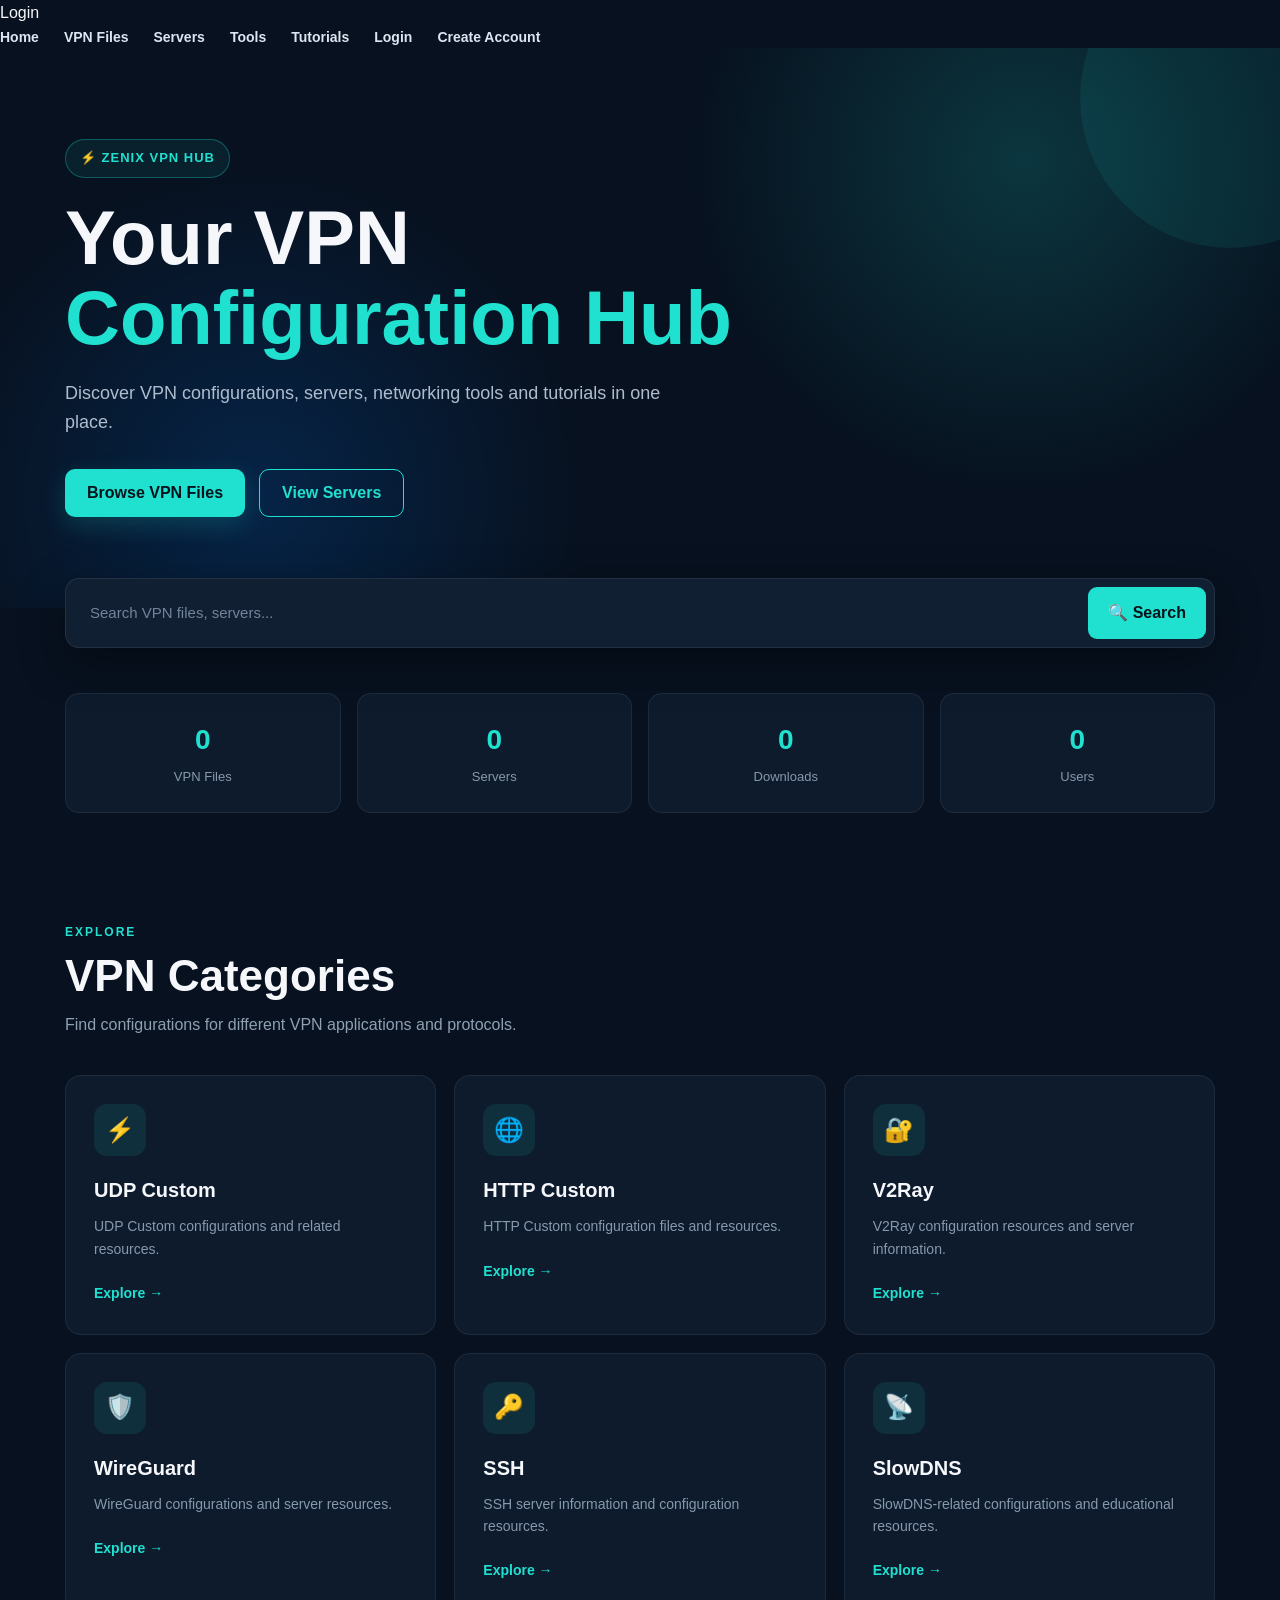
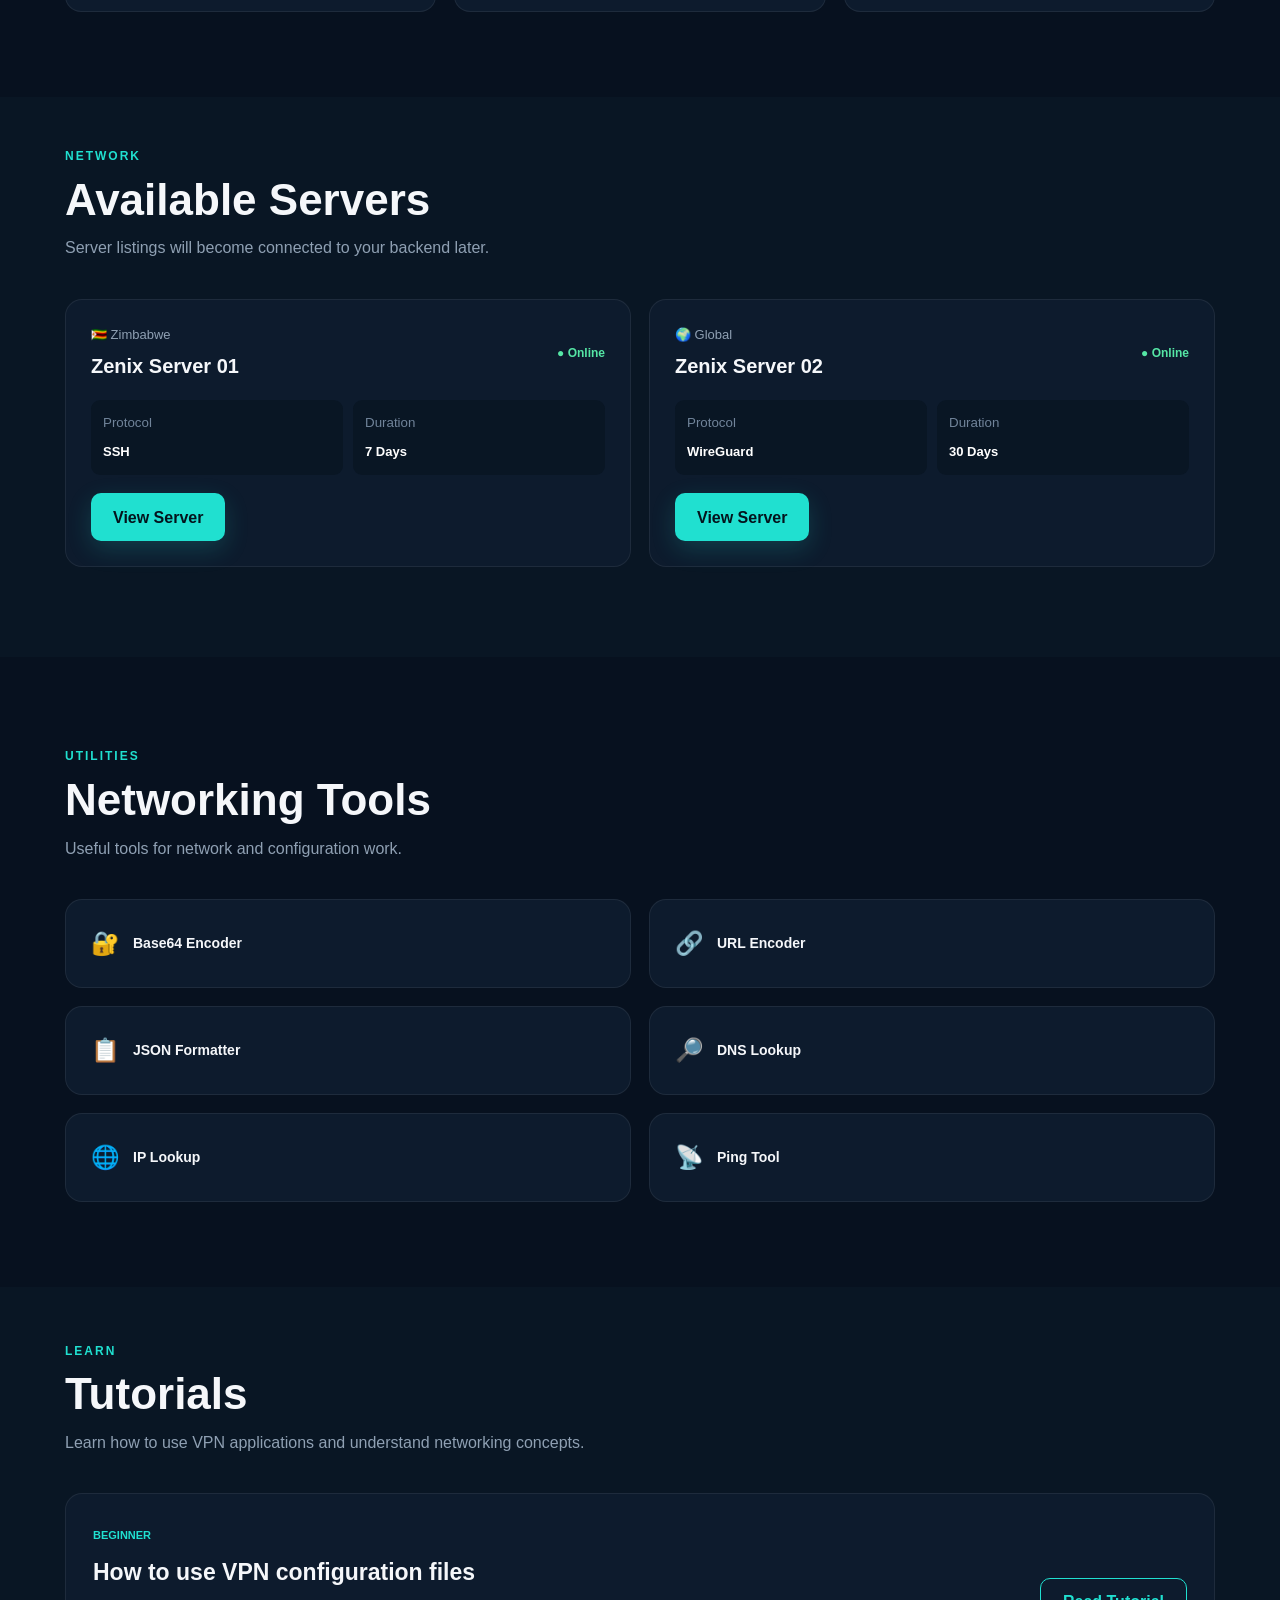
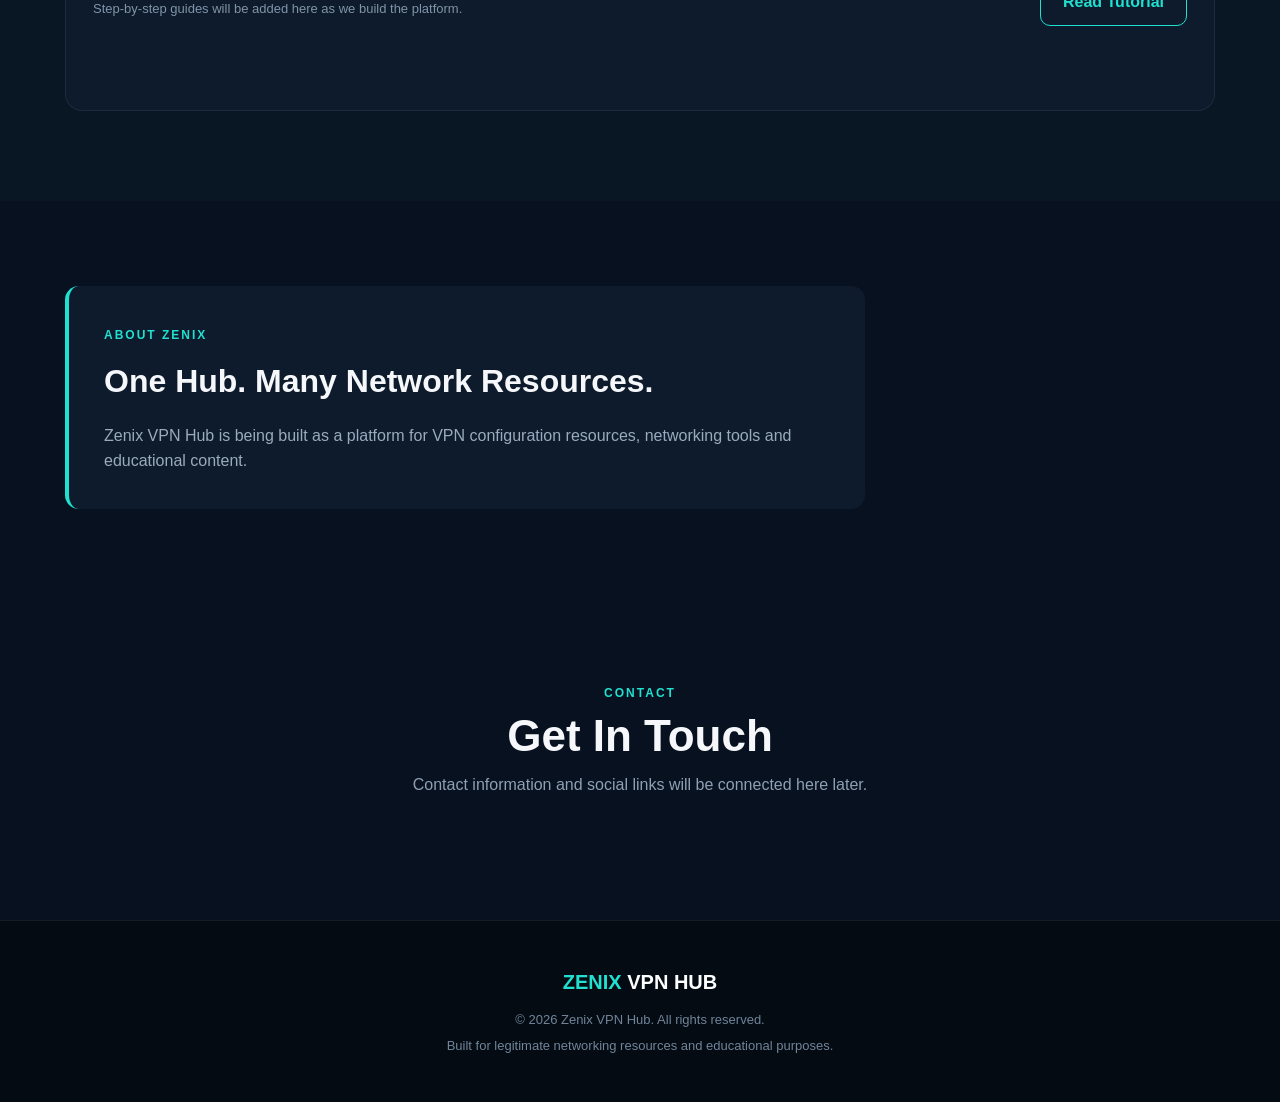
<file: index.html>
<!DOCTYPE html>
<html lang="en">
<head>
    <meta charset="UTF-8">

    <meta
        name="viewport"
        content="width=device-width, initial-scale=1.0"
    >

    <title>Zenix VPN Hub</title>

    <meta
        name="description"
        content="Zenix VPN Hub - VPN configurations, servers, tools and tutorials."
    >

    <link rel="stylesheet" href="style.css">
</head>

<body>

    <!-- ================= HEADER ================= -->

    <a href="login.html">
    Login
    </a>

            <button
                class="menu-button"
                id="menuButton"
                aria-label="Open menu"
            >
                ☰
            </button>

            <nav class="nav" id="mainNav">

    <a href="index.html">
        Home
    </a>

    <a href="vpn-files.html">
        VPN Files
    </a>

    <a href="servers.html">
        Servers
    </a>

    <a href="tools.html">
        Tools
    </a>

    <a href="tutorials.html">
        Tutorials
    </a>

    <a href="login.html">
        Login
    </a>

    <a href="register.html">
        Create Account
    </a>

            </nav>

        </>

    </>


    <!-- ================= HERO ================= -->

    <main>

        <section class="hero" id="home">

            <div class="container hero-content">

                <div class="hero-text">

                    <span class="hero-badge">
                        ⚡ ZENIX VPN HUB
                    </span>

                    <h1>
                        Your VPN
                        <span>Configuration Hub</span>
                    </h1>

                    <p>
                        Discover VPN configurations, servers,
                        networking tools and tutorials in one place.
                    </p>

                    <div class="hero-buttons">

                        <a
                            href="#categories"
                            class="button primary-button"
                        >
                            Browse VPN Files
                        </a>

                        <a
                            href="#servers"
                            class="button secondary-button"
                        >
                            View Servers
                        </a>

                    </div>

                </div>

            </div>

        </section>


        <!-- ================= SEARCH ================= -->

        <section class="search-section">

            <div class="container">

                <div class="search-box">

                    <input
                        type="search"
                        id="searchInput"
                        placeholder="Search VPN files, servers..."
                    >

                    <button id="searchButton">
                        🔍 Search
                    </button>

                </div>

            </div>

        </section>


        <!-- ================= STATS ================= -->

        <section class="stats-section">

            <div class="container stats-grid">

                <div class="stat-card">
                    <strong id="fileCount">0</strong>
                    <span>VPN Files</span>
                </div>

                <div class="stat-card">
                    <strong id="serverCount">0</strong>
                    <span>Servers</span>
                </div>

                <div class="stat-card">
                    <strong id="downloadCount">0</strong>
                    <span>Downloads</span>
                </div>

                <div class="stat-card">
                    <strong id="userCount">0</strong>
                    <span>Users</span>
                </div>

            </div>

        </section>


        <!-- ================= CATEGORIES ================= -->

        <section
            class="section"
            id="categories"
        >

            <div class="container">

                <div class="section-heading">

                    <span>EXPLORE</span>

                    <h2>
                        VPN Categories
                    </h2>

                    <p>
                        Find configurations for different
                        VPN applications and protocols.
                    </p>

                </div>


                <div class="category-grid">

                    <article class="category-card">

                        <div class="category-icon">
                            ⚡
                        </div>

                        <h3>UDP Custom</h3>

                        <p>
                            UDP Custom configurations
                            and related resources.
                        </p>

                        <a href="#">
                            Explore →
                        </a>

                    </article>


                    <article class="category-card">

                        <div class="category-icon">
                            🌐
                        </div>

                        <h3>HTTP Custom</h3>

                        <p>
                            HTTP Custom configuration
                            files and resources.
                        </p>

                        <a href="#">
                            Explore →
                        </a>

                    </article>


                    <article class="category-card">

                        <div class="category-icon">
                            🔐
                        </div>

                        <h3>V2Ray</h3>

                        <p>
                            V2Ray configuration resources
                            and server information.
                        </p>

                        <a href="#">
                            Explore →
                        </a>

                    </article>


                    <article class="category-card">

                        <div class="category-icon">
                            🛡️
                        </div>

                        <h3>WireGuard</h3>

                        <p>
                            WireGuard configurations and
                            server resources.
                        </p>

                        <a href="#">
                            Explore →
                        </a>

                    </article>


                    <article class="category-card">

                        <div class="category-icon">
                            🔑
                        </div>

                        <h3>SSH</h3>

                        <p>
                            SSH server information and
                            configuration resources.
                        </p>

                        <a href="#">
                            Explore →
                        </a>

                    </article>


                    <article class="category-card">

                        <div class="category-icon">
                            📡
                        </div>

                        <h3>SlowDNS</h3>

                        <p>
                            SlowDNS-related configurations
                            and educational resources.
                        </p>

                        <a href="#">
                            Explore →
                        </a>

                    </article>

                </div>

            </div>

        </section>


        <!-- ================= SERVERS ================= -->

        <section
            class="section servers-section"
            id="servers"
        >

            <div class="container">

                <div class="section-heading">

                    <span>NETWORK</span>

                    <h2>
                        Available Servers
                    </h2>

                    <p>
                        Server listings will become connected
                        to your backend later.
                    </p>

                </div>


                <div class="server-grid">

                    <article class="server-card">

                        <div class="server-top">

                            <div>
                                <span class="country">
                                    🇿🇼 Zimbabwe
                                </span>

                                <h3>
                                    Zenix Server 01
                                </h3>
                            </div>

                            <span class="status">
                                ● Online
                            </span>

                        </div>

                        <div class="server-info">

                            <div>
                                <small>Protocol</small>
                                <strong>SSH</strong>
                            </div>

                            <div>
                                <small>Duration</small>
                                <strong>7 Days</strong>
                            </div>

                        </div>

                        <button class="button primary-button">
                            View Server
                        </button>

                    </article>


                    <article class="server-card">

                        <div class="server-top">

                            <div>
                                <span class="country">
                                    🌍 Global
                                </span>

                                <h3>
                                    Zenix Server 02
                                </h3>
                            </div>

                            <span class="status">
                                ● Online
                            </span>

                        </div>

                        <div class="server-info">

                            <div>
                                <small>Protocol</small>
                                <strong>WireGuard</strong>
                            </div>

                            <div>
                                <small>Duration</small>
                                <strong>30 Days</strong>
                            </div>

                        </div>

                        <button class="button primary-button">
                            View Server
                        </button>

                    </article>

                </div>

            </div>

        </section>


        <!-- ================= TOOLS ================= -->

        <section
            class="section"
            id="tools"
        >

            <div class="container">

                <div class="section-heading">

                    <span>UTILITIES</span>

                    <h2>
                        Networking Tools
                    </h2>

                    <p>
                        Useful tools for network and
                        configuration work.
                    </p>

                </div>


                <div class="tools-grid">

                    <a href="#" class="tool-card">
                        <span>🔐</span>
                        <strong>Base64 Encoder</strong>
                    </a>

                    <a href="#" class="tool-card">
                        <span>🔗</span>
                        <strong>URL Encoder</strong>
                    </a>

                    <a href="#" class="tool-card">
                        <span>📋</span>
                        <strong>JSON Formatter</strong>
                    </a>

                    <a href="#" class="tool-card">
                        <span>🔎</span>
                        <strong>DNS Lookup</strong>
                    </a>

                    <a href="#" class="tool-card">
                        <span>🌐</span>
                        <strong>IP Lookup</strong>
                    </a>

                    <a href="#" class="tool-card">
                        <span>📡</span>
                        <strong>Ping Tool</strong>
                    </a>

                </div>

            </div>

        </section>


        <!-- ================= TUTORIALS ================= -->

        <section
            class="section tutorials-section"
            id="tutorials"
        >

            <div class="container">

                <div class="section-heading">

                    <span>LEARN</span>

                    <h2>
                        Tutorials
                    </h2>

                    <p>
                        Learn how to use VPN applications
                        and understand networking concepts.
                    </p>

                </div>


                <div class="tutorial-card">

                    <div>

                        <span class="tutorial-label">
                            Beginner
                        </span>

                        <h3>
                            How to use VPN configuration files
                        </h3>

                        <p>
                            Step-by-step guides will be added
                            here as we build the platform.
                        </p>

                    </div>

                    <a href="#" class="button secondary-button">
                        Read Tutorial
                    </a>

                </div>

            </div>

        </section>


        <!-- ================= ABOUT ================= -->

        <section
            class="section about-section"
            id="about"
        >

            <div class="container">

                <div class="about-box">

                    <span>ABOUT ZENIX</span>

                    <h2>
                        One Hub. Many Network Resources.
                    </h2>

                    <p>
                        Zenix VPN Hub is being built as a
                        platform for VPN configuration resources,
                        networking tools and educational content.
                    </p>

                </div>

            </div>

        </section>


        <!-- ================= CONTACT ================= -->

        <section
            class="section"
            id="contact"
        >

            <div class="container contact-box">

                <div class="section-heading">

                    <span>CONTACT</span>

                    <h2>
                        Get In Touch
                    </h2>

                    <p>
                        Contact information and social links
                        will be connected here later.
                    </p>

                </div>

            </div>

        </section>

    </main>


    <!-- ================= FOOTER ================= -->

    <footer class="footer">

        <div class="container">

            <div class="footer-logo">
                ZENIX <span>VPN HUB</span>
            </div>

            <p>
                © 2026 Zenix VPN Hub. All rights reserved.
            </p>

            <p class="footer-note">
                Built for legitimate networking resources
                and educational purposes.
            </p>

        </div>

    </footer>


    <script src="script.js"></script>

</body>
</html>
</file>
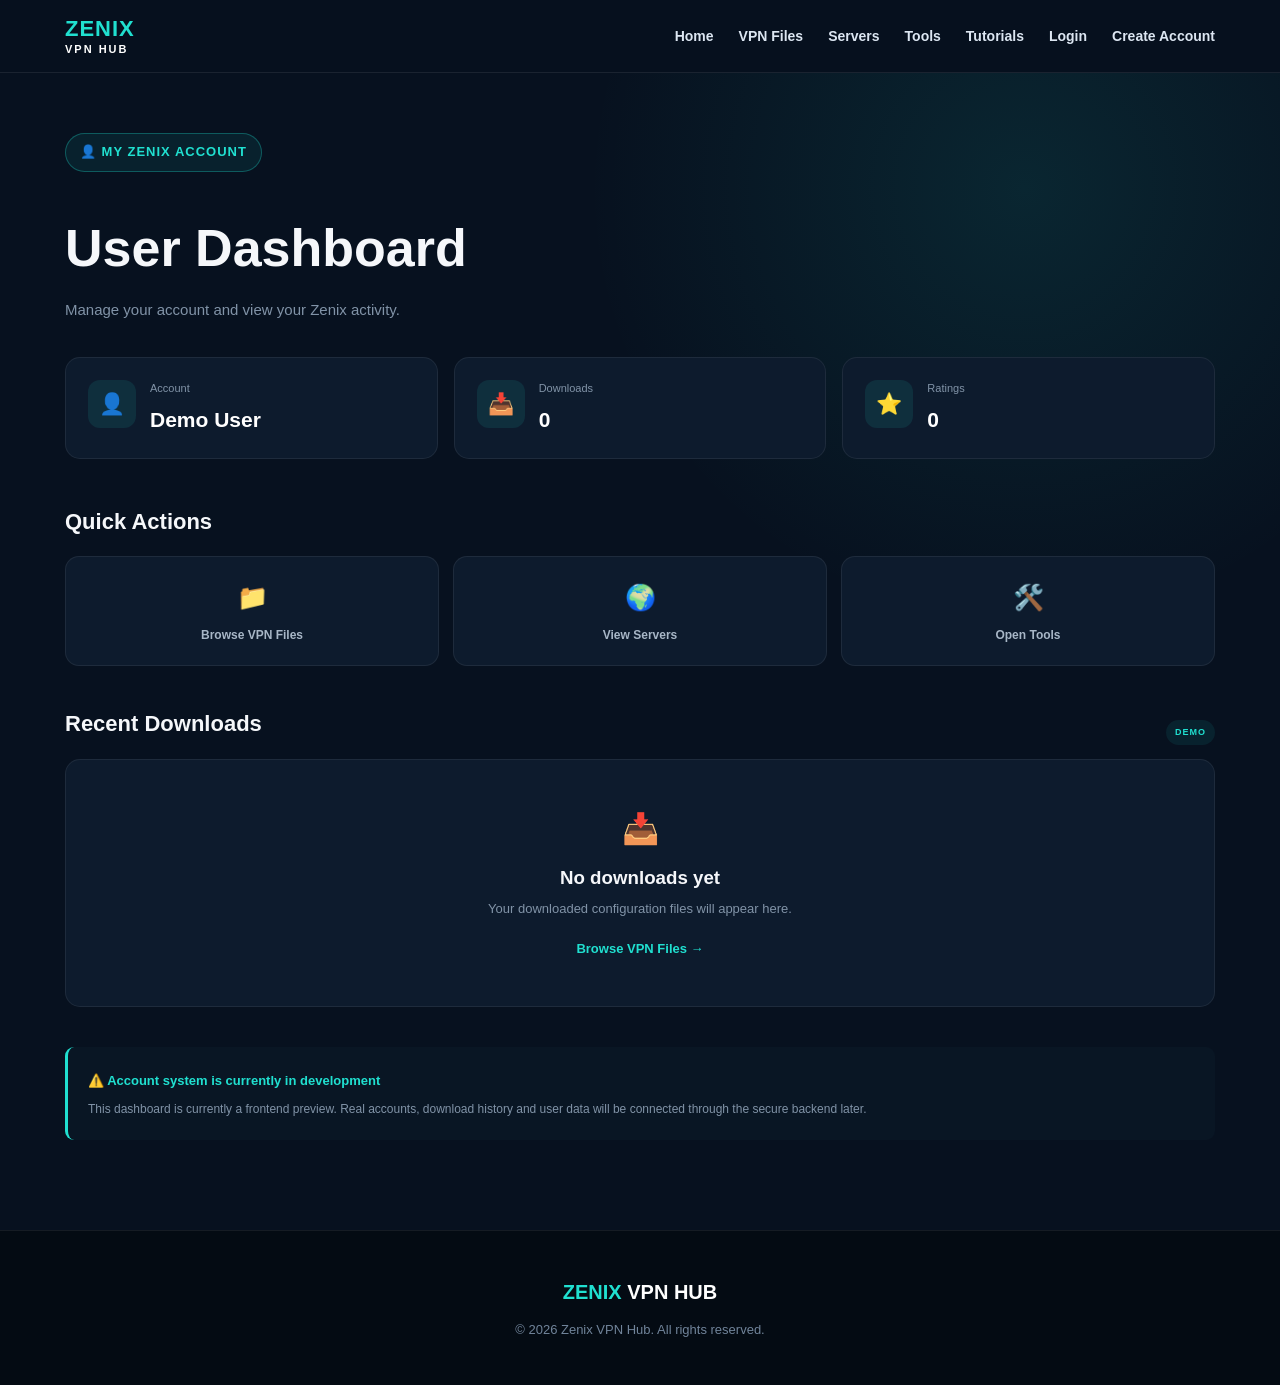
<file: dashboard.html>
<!DOCTYPE html>
<html lang="en">
<head>
    <meta charset="UTF-8">

    <meta
        name="viewport"
        content="width=device-width, initial-scale=1.0"
    >

    <title>Dashboard - Zenix VPN Hub</title>

    <meta
        name="description"
        content="Zenix VPN Hub user dashboard."
    >

    <link rel="stylesheet" href="style.css">
</head>

<body>

    <header class="header">

        <div class="container nav-container">

            <a href="index.html" class="logo">
                <span class="logo-zenix">ZENIX</span>
                <span class="logo-hub">VPN HUB</span>
            </a>

            <button
                class="menu-button"
                id="menuButton"
                aria-label="Open menu"
                aria-expanded="false"
            >
                ☰
            </button>

<nav class="nav" id="mainNav">

    <a href="index.html">
        Home
    </a>

    <a href="vpn-files.html">
        VPN Files
    </a>

    <a href="servers.html">
        Servers
    </a>

    <a href="tools.html">
        Tools
    </a>

    <a href="tutorials.html">
        Tutorials
    </a>

    <a href="login.html">
        Login
    </a>

    <a href="register.html">
        Create Account
    </a>

</nav>

        </div>

    </header>


    <main>

        <section class="dashboard-page">

            <div class="container">

                <div class="dashboard-heading">

                    <span class="hero-badge">
                        👤 MY ZENIX ACCOUNT
                    </span>

                    <h1>
                        User Dashboard
                    </h1>

                    <p>
                        Manage your account and view your
                        Zenix activity.
                    </p>

                </div>


                <!-- ACCOUNT SUMMARY -->

                <div class="dashboard-grid">

                    <div class="dashboard-card">

                        <span class="dashboard-card-icon">
                            👤
                        </span>

                        <span>
                            Account
                        </span>

                        <strong>
                            Demo User
                        </strong>

                    </div>


                    <div class="dashboard-card">

                        <span class="dashboard-card-icon">
                            📥
                        </span>

                        <span>
                            Downloads
                        </span>

                        <strong>
                            0
                        </strong>

                    </div>


                    <div class="dashboard-card">

                        <span class="dashboard-card-icon">
                            ⭐
                        </span>

                        <span>
                            Ratings
                        </span>

                        <strong>
                            0
                        </strong>

                    </div>

                </div>


                <!-- QUICK ACTIONS -->

                <section class="dashboard-section">

                    <h2>
                        Quick Actions
                    </h2>

                    <div class="quick-actions">

                        <a
                            href="vpn-files.html"
                            class="quick-action"
                        >
                            📁
                            <span>
                                Browse VPN Files
                            </span>
                        </a>


                        <a
                            href="servers.html"
                            class="quick-action"
                        >
                            🌍
                            <span>
                                View Servers
                            </span>
                        </a>


                        <a
                            href="index.html#tools"
                            class="quick-action"
                        >
                            🛠️
                            <span>
                                Open Tools
                            </span>
                        </a>

                    </div>

                </section>


                <!-- RECENT DOWNLOADS -->

                <section class="dashboard-section">

                    <div class="section-heading-row">

                        <h2>
                            Recent Downloads
                        </h2>

                        <span class="demo-label">
                            DEMO
                        </span>

                    </div>

                    <div class="empty-dashboard">

                        <div>
                            📥
                        </div>

                        <h3>
                            No downloads yet
                        </h3>

                        <p>
                            Your downloaded configuration
                            files will appear here.
                        </p>

                        <a
                            href="vpn-files.html"
                            class="dashboard-link"
                        >
                            Browse VPN Files →
                        </a>

                    </div>

                </section>


                <!-- ACCOUNT NOTICE -->

                <div class="dashboard-notice">

                    <strong>
                        ⚠️ Account system is currently in
                        development
                    </strong>

                    <p>
                        This dashboard is currently a
                        frontend preview. Real accounts,
                        download history and user data will
                        be connected through the secure
                        backend later.
                    </p>

                </div>

            </div>

        </section>

    </main>


    <footer class="footer">

        <div class="container">

            <div class="footer-logo">
                ZENIX <span>VPN HUB</span>
            </div>

            <p>
                © 2026 Zenix VPN Hub. All rights reserved.
            </p>

        </div>

    </footer>


    <script src="script.js"></script>

</body>
</html>
</file>
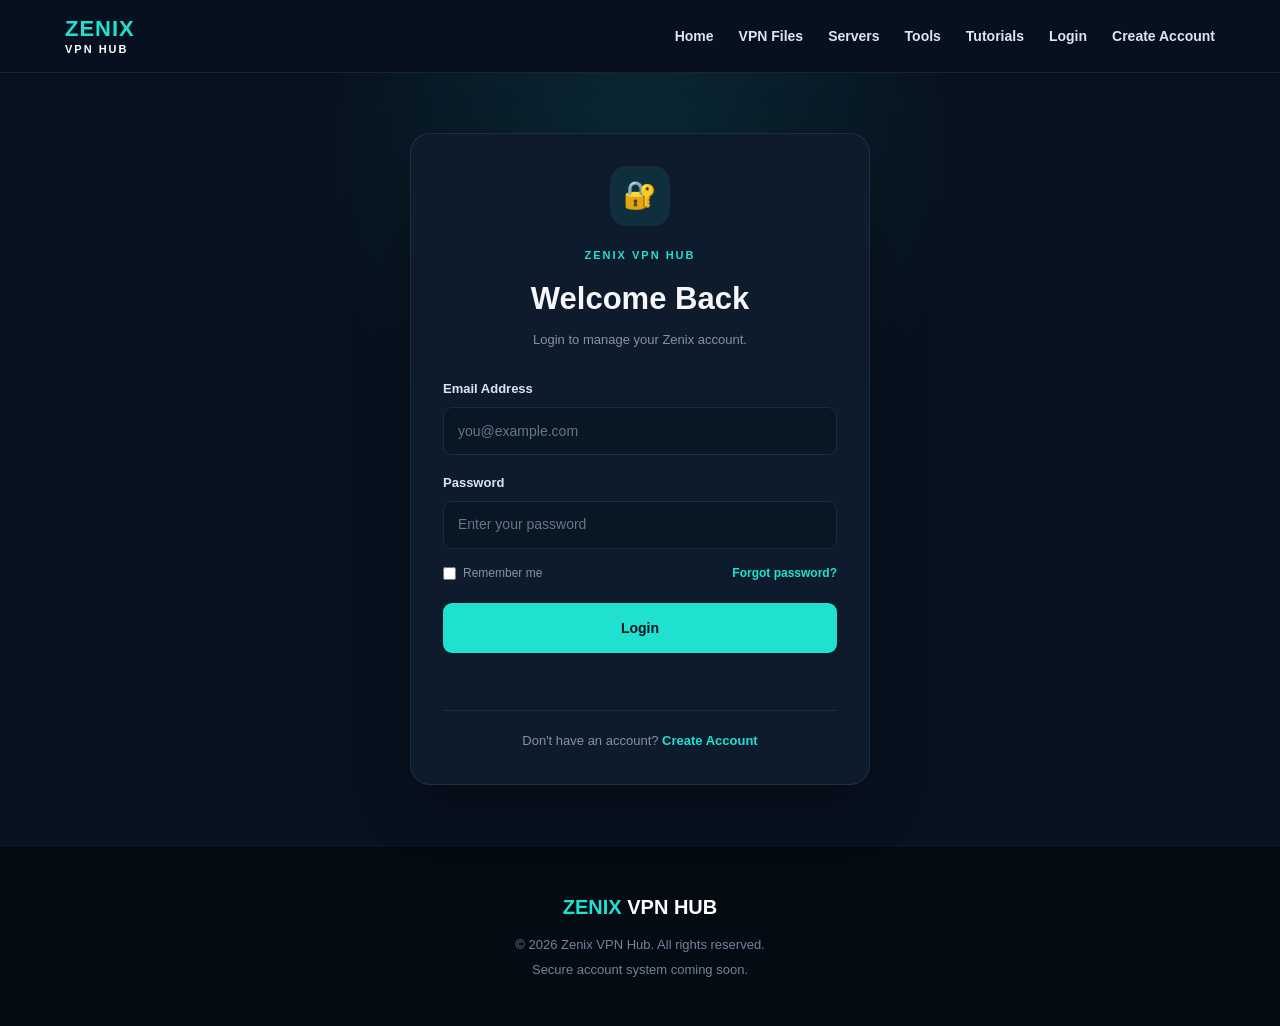
<file: login.html>
<!DOCTYPE html>
<html lang="en">
<head>
    <meta charset="UTF-8">

    <meta
        name="viewport"
        content="width=device-width, initial-scale=1.0"
    >

    <title>Login - Zenix VPN Hub</title>

    <meta
        name="description"
        content="Login to your Zenix VPN Hub account."
    >

    <link rel="stylesheet" href="style.css">
</head>

<body>

    <!-- HEADER -->

    <header class="header">

        <div class="container nav-container">

            <a href="index.html" class="logo">
                <span class="logo-zenix">ZENIX</span>
                <span class="logo-hub">VPN HUB</span>
            </a>

            <button
                class="menu-button"
                id="menuButton"
                aria-label="Open menu"
                aria-expanded="false"
            >
                ☰
            </button>

            <nav class="nav" id="mainNav">

    <a href="index.html">
        Home
    </a>

    <a href="vpn-files.html">
        VPN Files
    </a>

    <a href="servers.html">
        Servers
    </a>

    <a href="tools.html">
        Tools
    </a>

    <a href="tutorials.html">
        Tutorials
    </a>

    <a href="login.html">
        Login
    </a>

    <a href="register.html">
        Create Account
    </a>

            </nav>

        </div>

    </header>


    <!-- LOGIN -->

    <main>

        <section class="auth-page">

            <div class="auth-card">

                <div class="auth-heading">

                    <div class="auth-icon">
                        🔐
                    </div>

                    <span>
                        ZENIX VPN HUB
                    </span>

                    <h1>
                        Welcome Back
                    </h1>

                    <p>
                        Login to manage your Zenix account.
                    </p>

                </div>


                <form id="loginForm">

                    <div class="form-group">

                        <label for="loginEmail">
                            Email Address
                        </label>

                        <input
                            type="email"
                            id="loginEmail"
                            name="email"
                            placeholder="you@example.com"
                            autocomplete="email"
                            required
                        >

                    </div>


                    <div class="form-group">

                        <label for="loginPassword">
                            Password
                        </label>

                        <input
                            type="password"
                            id="loginPassword"
                            name="password"
                            placeholder="Enter your password"
                            autocomplete="current-password"
                            required
                        >

                    </div>


                    <div class="login-options">

                        <label class="remember-row">

                            <input
                                type="checkbox"
                                id="rememberMe"
                            >

                            <span>
                                Remember me
                            </span>

                        </label>

                        <a href="#">
                            Forgot password?
                        </a>

                    </div>


                    <button
                        type="submit"
                        class="auth-button"
                    >
                        Login
                    </button>


                    <p
                        id="loginMessage"
                        class="form-message"
                        aria-live="polite"
                    ></p>

                </form>


                <div class="auth-footer">

                    Don't have an account?

                    <a href="register.html">
                        Create Account
                    </a>

                </div>

            </div>

        </section>

    </main>


    <!-- FOOTER -->

    <footer class="footer">

        <div class="container">

            <div class="footer-logo">
                ZENIX <span>VPN HUB</span>
            </div>

            <p>
                © 2026 Zenix VPN Hub. All rights reserved.
            </p>

            <p class="footer-note">
                Secure account system coming soon.
            </p>

        </div>

    </footer>


    <script src="script.js"></script>

</body>
</html>
</file>
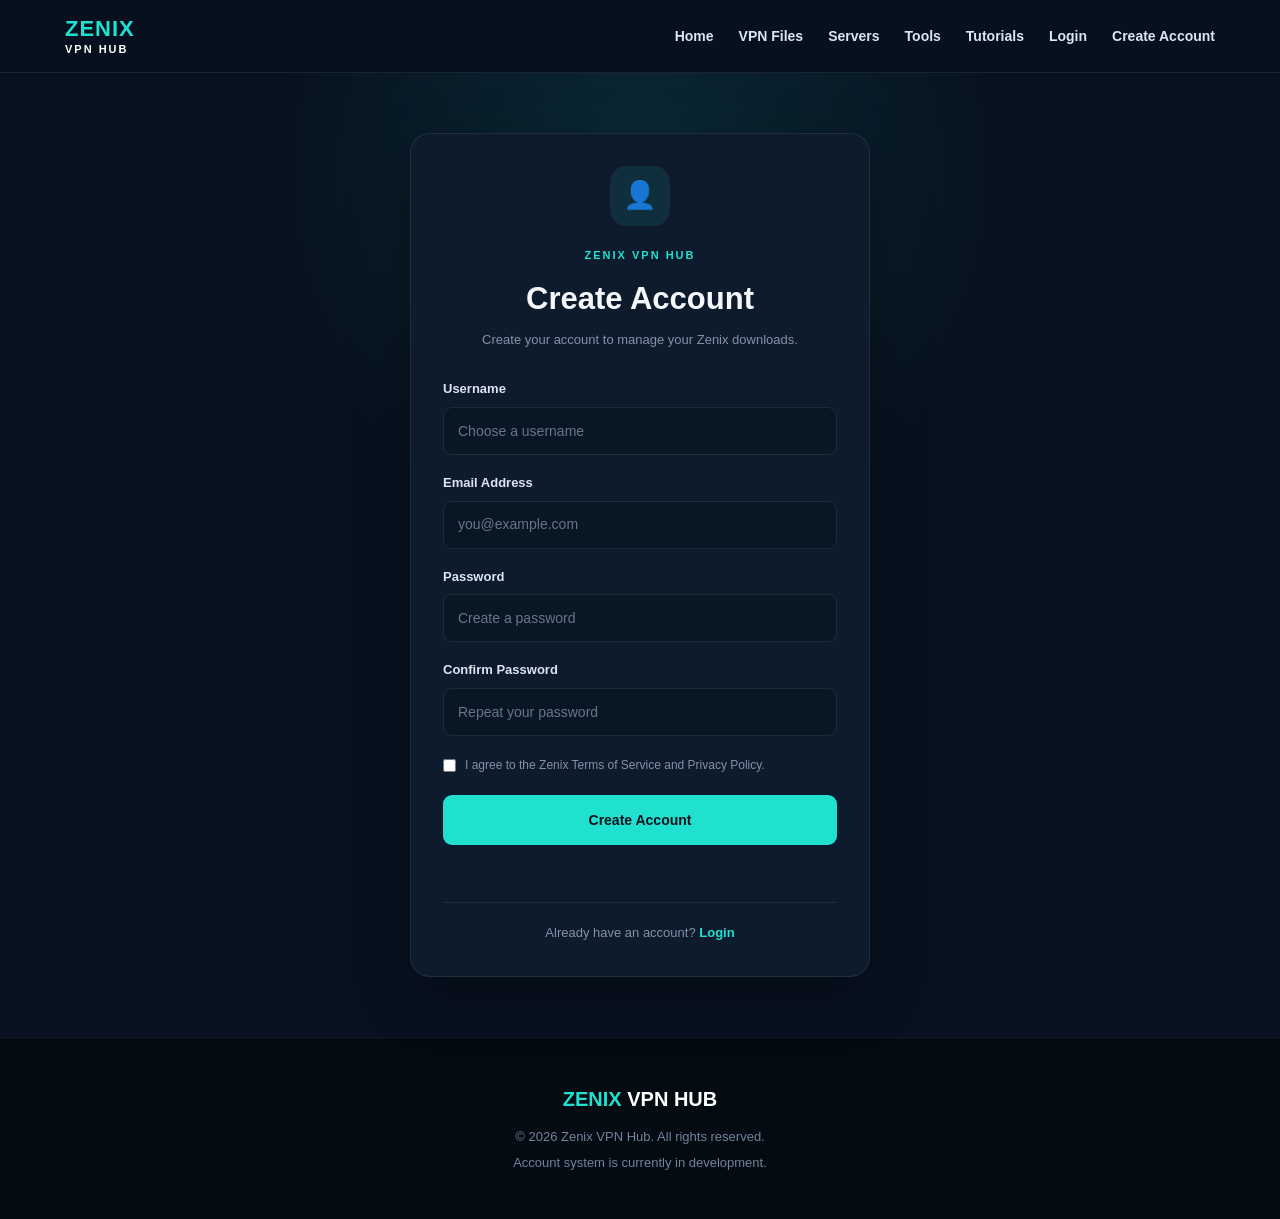
<file: register.html>
<!DOCTYPE html>
<html lang="en">
<head>
    <meta charset="UTF-8">

    <meta
        name="viewport"
        content="width=device-width, initial-scale=1.0"
    >

    <title>Create Account - Zenix VPN Hub</title>

    <meta
        name="description"
        content="Create your Zenix VPN Hub account."
    >

    <link rel="stylesheet" href="style.css">
</head>

<body>

    <!-- HEADER -->

    <header class="header">

        <div class="container nav-container">

            <a href="index.html" class="logo">
                <span class="logo-zenix">ZENIX</span>
                <span class="logo-hub">VPN HUB</span>
            </a>

            <button
                class="menu-button"
                id="menuButton"
                aria-label="Open menu"
                aria-expanded="false"
            >
                ☰
            </button>

            <nav class="nav" id="mainNav">

    <a href="index.html">
        Home
    </a>

    <a href="vpn-files.html">
        VPN Files
    </a>

    <a href="servers.html">
        Servers
    </a>

    <a href="tools.html">
        Tools
    </a>

    <a href="tutorials.html">
        Tutorials
    </a>

    <a href="login.html">
        Login
    </a>

    <a href="register.html">
        Create Account
    </a>

            </nav>

        </div>

    </header>


    <!-- REGISTER -->

    <main>

        <section class="auth-page">

            <div class="auth-card">

                <div class="auth-heading">

                    <div class="auth-icon">
                        👤
                    </div>

                    <span>
                        ZENIX VPN HUB
                    </span>

                    <h1>
                        Create Account
                    </h1>

                    <p>
                        Create your account to manage
                        your Zenix downloads.
                    </p>

                </div>


                <form id="registerForm">

                    <div class="form-group">

                        <label for="username">
                            Username
                        </label>

                        <input
                            type="text"
                            id="username"
                            name="username"
                            placeholder="Choose a username"
                            minlength="3"
                            maxlength="30"
                            required
                        >

                    </div>


                    <div class="form-group">

                        <label for="email">
                            Email Address
                        </label>

                        <input
                            type="email"
                            id="email"
                            name="email"
                            placeholder="you@example.com"
                            required
                        >

                    </div>


                    <div class="form-group">

                        <label for="password">
                            Password
                        </label>

                        <input
                            type="password"
                            id="password"
                            name="password"
                            placeholder="Create a password"
                            minlength="8"
                            required
                        >

                    </div>


                    <div class="form-group">

                        <label for="confirmPassword">
                            Confirm Password
                        </label>

                        <input
                            type="password"
                            id="confirmPassword"
                            name="confirmPassword"
                            placeholder="Repeat your password"
                            minlength="8"
                            required
                        >

                    </div>


                    <label class="checkbox-row">

                        <input
                            type="checkbox"
                            id="terms"
                            required
                        >

                        <span>
                            I agree to the Zenix Terms of
                            Service and Privacy Policy.
                        </span>

                    </label>


                    <button
                        type="submit"
                        class="auth-button"
                    >
                        Create Account
                    </button>


                    <p
                        id="registerMessage"
                        class="form-message"
                        aria-live="polite"
                    ></p>

                </form>


                <div class="auth-footer">

                    Already have an account?

                    <a href="login.html">
                        Login
                    </a>

                </div>

            </div>

        </section>

    </main>


    <!-- FOOTER -->

    <footer class="footer">

        <div class="container">

            <div class="footer-logo">
                ZENIX <span>VPN HUB</span>
            </div>

            <p>
                © 2026 Zenix VPN Hub. All rights reserved.
            </p>

            <p class="footer-note">
                Account system is currently in development.
            </p>

        </div>

    </footer>


    <script src="script.js"></script>

</body>
</html>
</file>
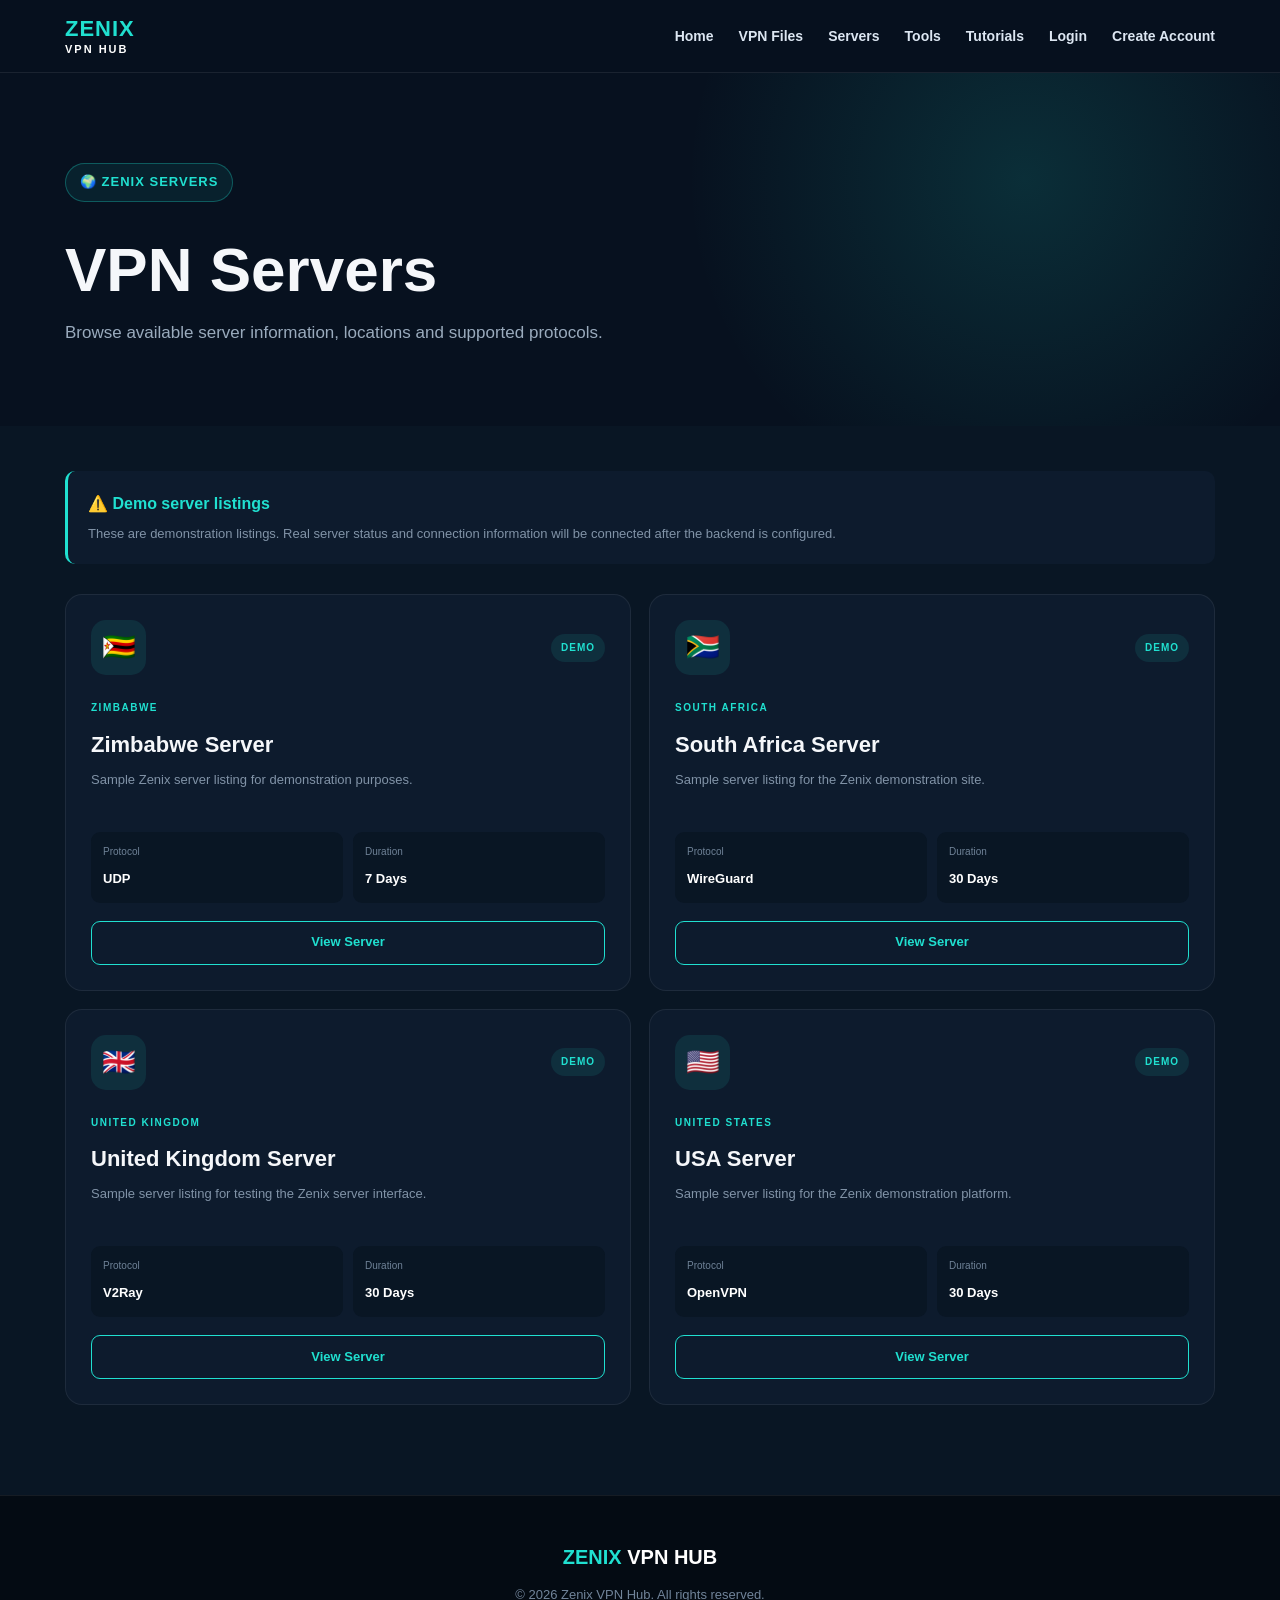
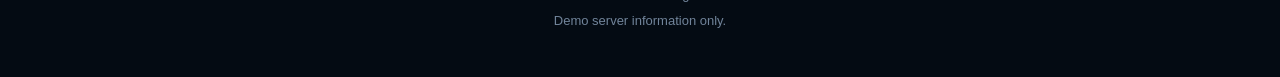
<file: servers.html>
<!DOCTYPE html>
<html lang="en">
<head>
    <meta charset="UTF-8">

    <meta
        name="viewport"
        content="width=device-width, initial-scale=1.0"
    >

    <title>Servers - Zenix VPN Hub</title>

    <meta
        name="description"
        content="Browse VPN server information on Zenix VPN Hub."
    >

    <link rel="stylesheet" href="style.css">
</head>

<body>

    <!-- HEADER -->

    <header class="header">

        <div class="container nav-container">

            <a href="index.html" class="logo">
                <span class="logo-zenix">ZENIX</span>
                <span class="logo-hub">VPN HUB</span>
            </a>

            <button
                class="menu-button"
                id="menuButton"
                aria-label="Open menu"
                aria-expanded="false"
            >
                ☰
            </button>

            <nav class="nav" id="mainNav">

    <a href="index.html">
        Home
    </a>

    <a href="vpn-files.html">
        VPN Files
    </a>

    <a href="servers.html">
        Servers
    </a>

    <a href="tools.html">
        Tools
    </a>

    <a href="tutorials.html">
        Tutorials
    </a>

    <a href="login.html">
        Login
    </a>

    <a href="register.html">
        Create Account
    </a>

            </nav>

        </div>

    </header>


    <!-- SERVER HERO -->

    <main>

        <section class="page-hero">

            <div class="container">

                <span class="hero-badge">
                    🌍 ZENIX SERVERS
                </span>

                <h1>
                    VPN Servers
                </h1>

                <p>
                    Browse available server information,
                    locations and supported protocols.
                </p>

            </div>

        </section>


        <!-- SERVER CONTENT -->

        <section class="servers-section">

            <div class="container">

                <div class="server-notice">

                    <strong>
                        ⚠️ Demo server listings
                    </strong>

                    <p>
                        These are demonstration listings.
                        Real server status and connection
                        information will be connected after
                        the backend is configured.
                    </p>

                </div>


                <!-- SERVER GRID -->

                <div class="server-grid">


                    <!-- SERVER 1 -->

                    <article class="server-card">

                        <div class="server-top">

                            <div class="server-location">
                                🇿🇼
                            </div>

                            <span class="server-status">
                                DEMO
                            </span>

                        </div>

                        <span class="server-country">
                            ZIMBABWE
                        </span>

                        <h2>
                            Zimbabwe Server
                        </h2>

                        <p>
                            Sample Zenix server listing
                            for demonstration purposes.
                        </p>

                        <div class="server-info">

                            <div>
                                <span>Protocol</span>
                                <strong>UDP</strong>
                            </div>

                            <div>
                                <span>Duration</span>
                                <strong>7 Days</strong>
                            </div>

                        </div>

                        <button
                            class="server-button"
                            type="button"
                        >
                            View Server
                        </button>

                    </article>


                    <!-- SERVER 2 -->

                    <article class="server-card">

                        <div class="server-top">

                            <div class="server-location">
                                🇿🇦
                            </div>

                            <span class="server-status">
                                DEMO
                            </span>

                        </div>

                        <span class="server-country">
                            SOUTH AFRICA
                        </span>

                        <h2>
                            South Africa Server
                        </h2>

                        <p>
                            Sample server listing for
                            the Zenix demonstration site.
                        </p>

                        <div class="server-info">

                            <div>
                                <span>Protocol</span>
                                <strong>WireGuard</strong>
                            </div>

                            <div>
                                <span>Duration</span>
                                <strong>30 Days</strong>
                            </div>

                        </div>

                        <button
                            class="server-button"
                            type="button"
                        >
                            View Server
                        </button>

                    </article>


                    <!-- SERVER 3 -->

                    <article class="server-card">

                        <div class="server-top">

                            <div class="server-location">
                                🇬🇧
                            </div>

                            <span class="server-status">
                                DEMO
                            </span>

                        </div>

                        <span class="server-country">
                            UNITED KINGDOM
                        </span>

                        <h2>
                            United Kingdom Server
                        </h2>

                        <p>
                            Sample server listing for
                            testing the Zenix server interface.
                        </p>

                        <div class="server-info">

                            <div>
                                <span>Protocol</span>
                                <strong>V2Ray</strong>
                            </div>

                            <div>
                                <span>Duration</span>
                                <strong>30 Days</strong>
                            </div>

                        </div>

                        <button
                            class="server-button"
                            type="button"
                        >
                            View Server
                        </button>

                    </article>


                    <!-- SERVER 4 -->

                    <article class="server-card">

                        <div class="server-top">

                            <div class="server-location">
                                🇺🇸
                            </div>

                            <span class="server-status">
                                DEMO
                            </span>

                        </div>

                        <span class="server-country">
                            UNITED STATES
                        </span>

                        <h2>
                            USA Server
                        </h2>

                        <p>
                            Sample server listing for
                            the Zenix demonstration platform.
                        </p>

                        <div class="server-info">

                            <div>
                                <span>Protocol</span>
                                <strong>OpenVPN</strong>
                            </div>

                            <div>
                                <span>Duration</span>
                                <strong>30 Days</strong>
                            </div>

                        </div>

                        <button
                            class="server-button"
                            type="button"
                        >
                            View Server
                        </button>

                    </article>

                </div>

            </div>

        </section>

    </main>


    <!-- FOOTER -->

    <footer class="footer">

        <div class="container">

            <div class="footer-logo">
                ZENIX <span>VPN HUB</span>
            </div>

            <p>
                © 2026 Zenix VPN Hub. All rights reserved.
            </p>

            <p class="footer-note">
                Demo server information only.
            </p>

        </div>

    </footer>


    <script src="script.js"></script>

</body>
</html>
</file>
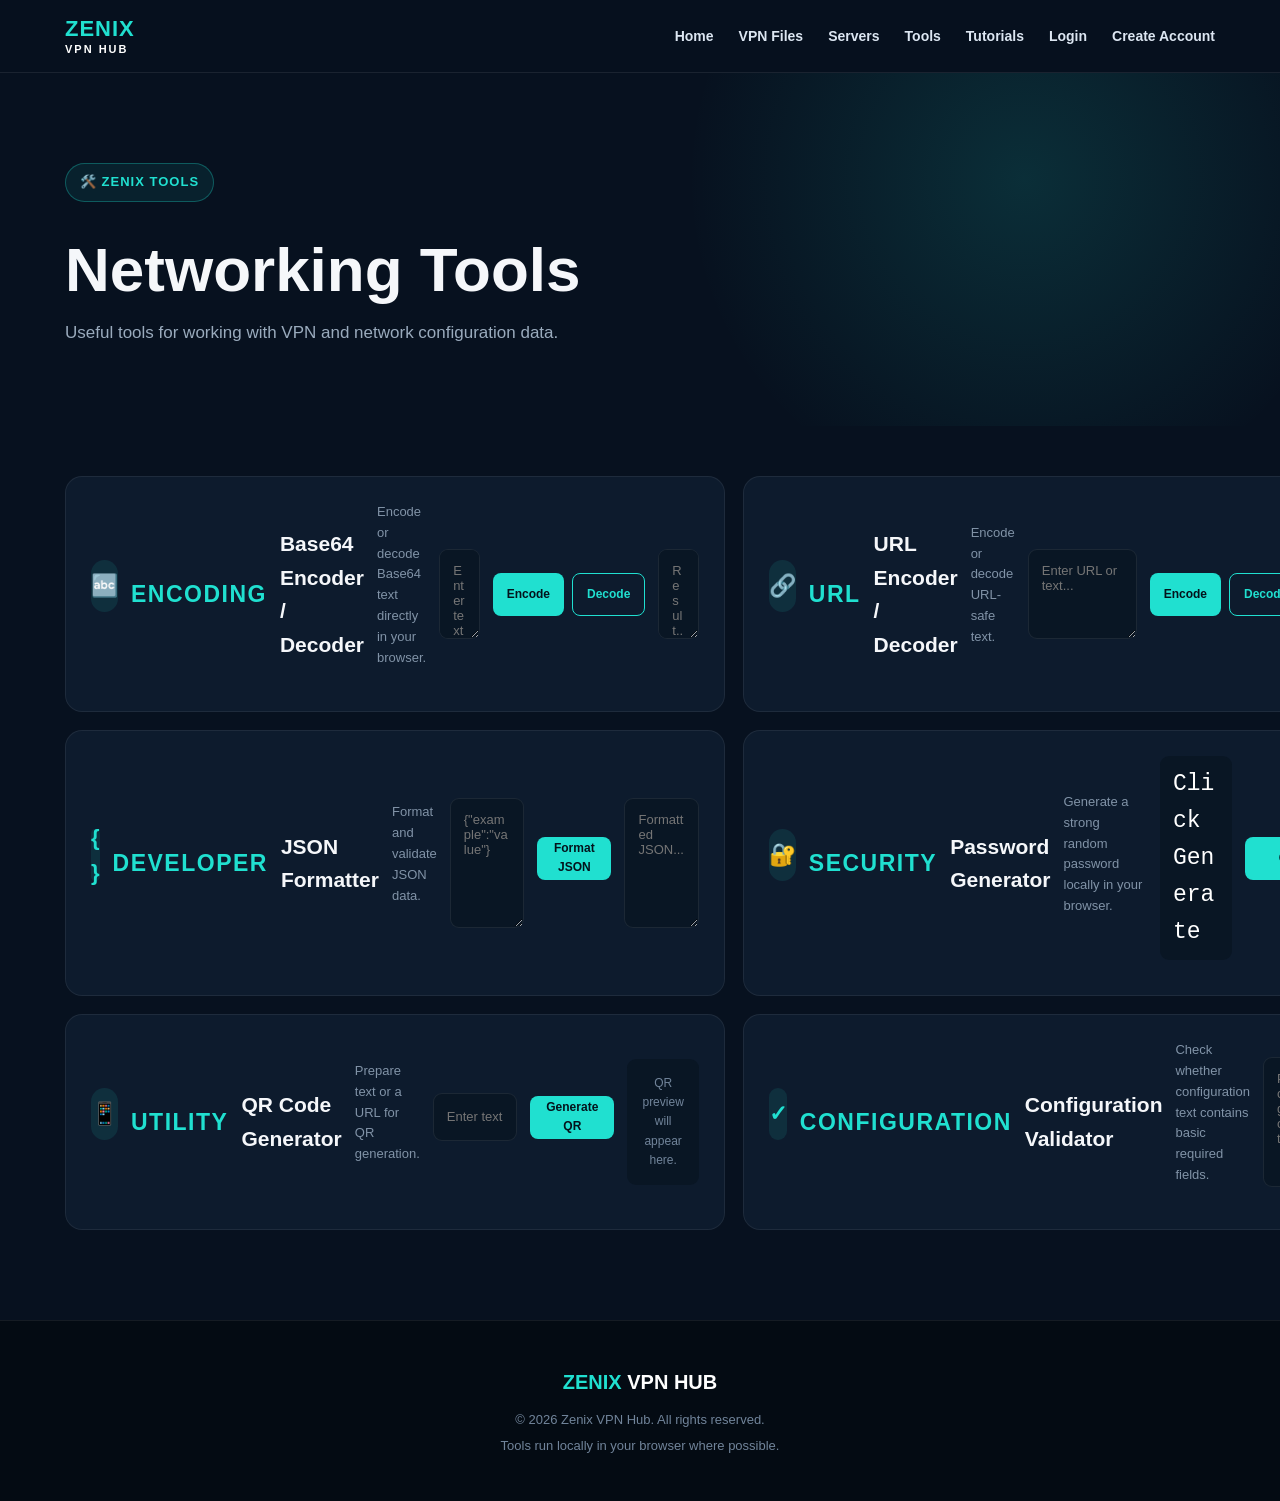
<file: tools.html>
<!DOCTYPE html>
<html lang="en">
<head>
    <meta charset="UTF-8">

    <meta
        name="viewport"
        content="width=device-width, initial-scale=1.0"
    >

    <title>VPN Tools - Zenix VPN Hub</title>

    <meta
        name="description"
        content="Useful networking and VPN tools from Zenix VPN Hub."
    >

    <link rel="stylesheet" href="style.css">
</head>

<body>

    <!-- HEADER -->

    <header class="header">

        <div class="container nav-container">

            <a href="index.html" class="logo">
                <span class="logo-zenix">ZENIX</span>
                <span class="logo-hub">VPN HUB</span>
            </a>

            <button
                class="menu-button"
                id="menuButton"
                aria-label="Open menu"
                aria-expanded="false"
            >
                ☰
            </button>
          <nav class="nav" id="mainNav">

    <a href="index.html">
        Home
    </a>

    <a href="vpn-files.html">
        VPN Files
    </a>

    <a href="servers.html">
        Servers
    </a>

    <a href="tools.html">
        Tools
    </a>

    <a href="tutorials.html">
        Tutorials
    </a>

    <a href="login.html">
        Login
    </a>

    <a href="register.html">
        Create Account
    </a>

          </nav>

        </div>

    </header>


    <!-- TOOLS HERO -->

    <main>

        <section class="page-hero">

            <div class="container">

                <span class="hero-badge">
                    🛠️ ZENIX TOOLS
                </span>

                <h1>
                    Networking Tools
                </h1>

                <p>
                    Useful tools for working with VPN and
                    network configuration data.
                </p>

            </div>

        </section>


        <!-- TOOLS -->

        <section class="tools-page-section">

            <div class="container">

                <div class="tools-grid">


                    <!-- BASE64 -->

                    <article class="tool-card">

                        <div class="tool-icon">
                            🔤
                        </div>

                        <span class="tool-category">
                            ENCODING
                        </span>

                        <h2>
                            Base64 Encoder / Decoder
                        </h2>

                        <p>
                            Encode or decode Base64 text
                            directly in your browser.
                        </p>

                        <textarea
                            class="tool-input"
                            id="base64Input"
                            placeholder="Enter text..."
                        ></textarea>

                        <div class="tool-actions">

                            <button
                                type="button"
                                id="base64Encode"
                                class="tool-button"
                            >
                                Encode
                            </button>

                            <button
                                type="button"
                                id="base64Decode"
                                class="tool-button secondary"
                            >
                                Decode
                            </button>

                        </div>

                        <textarea
                            class="tool-output"
                            id="base64Output"
                            placeholder="Result..."
                            readonly
                        ></textarea>

                    </article>


                    <!-- URL -->

                    <article class="tool-card">

                        <div class="tool-icon">
                            🔗
                        </div>

                        <span class="tool-category">
                            URL
                        </span>

                        <h2>
                            URL Encoder / Decoder
                        </h2>

                        <p>
                            Encode or decode URL-safe text.
                        </p>

                        <textarea
                            class="tool-input"
                            id="urlInput"
                            placeholder="Enter URL or text..."
                        ></textarea>

                        <div class="tool-actions">

                            <button
                                type="button"
                                id="urlEncode"
                                class="tool-button"
                            >
                                Encode
                            </button>

                            <button
                                type="button"
                                id="urlDecode"
                                class="tool-button secondary"
                            >
                                Decode
                            </button>

                        </div>

                        <textarea
                            class="tool-output"
                            id="urlOutput"
                            placeholder="Result..."
                            readonly
                        ></textarea>

                    </article>


                    <!-- JSON -->

                    <article class="tool-card">

                        <div class="tool-icon">
                            { }
                        </div>

                        <span class="tool-category">
                            DEVELOPER
                        </span>

                        <h2>
                            JSON Formatter
                        </h2>

                        <p>
                            Format and validate JSON data.
                        </p>

                        <textarea
                            class="tool-input large"
                            id="jsonInput"
                            placeholder='{"example":"value"}'
                        ></textarea>

                        <button
                            type="button"
                            id="jsonFormat"
                            class="tool-button full"
                        >
                            Format JSON
                        </button>

                        <textarea
                            class="tool-output large"
                            id="jsonOutput"
                            placeholder="Formatted JSON..."
                            readonly
                        ></textarea>

                    </article>


                    <!-- PASSWORD -->

                    <article class="tool-card">

                        <div class="tool-icon">
                            🔐
                        </div>

                        <span class="tool-category">
                            SECURITY
                        </span>

                        <h2>
                            Password Generator
                        </h2>

                        <p>
                            Generate a strong random password
                            locally in your browser.
                        </p>

                        <div class="password-result">
                            <span id="generatedPassword">
                                Click Generate
                            </span>
                        </div>

                        <button
                            type="button"
                            id="generatePassword"
                            class="tool-button full"
                        >
                            Generate Password
                        </button>

                    </article>


                    <!-- QR -->

                    <article class="tool-card">

                        <div class="tool-icon">
                            📱
                        </div>

                        <span class="tool-category">
                            UTILITY
                        </span>

                        <h2>
                            QR Code Generator
                        </h2>

                        <p>
                            Prepare text or a URL for QR
                            generation.
                        </p>

                        <input
                            type="text"
                            class="tool-text-input"
                            id="qrInput"
                            placeholder="Enter text or URL..."
                        >

                        <button
                            type="button"
                            id="qrGenerate"
                            class="tool-button full"
                        >
                            Generate QR
                        </button>

                        <div
                            id="qrResult"
                            class="qr-result"
                        >
                            QR preview will appear here.
                        </div>

                    </article>


                    <!-- CONFIG VALIDATOR -->

                    <article class="tool-card">

                        <div class="tool-icon">
                            ✓
                        </div>

                        <span class="tool-category">
                            CONFIGURATION
                        </span>

                        <h2>
                            Configuration Validator
                        </h2>

                        <p>
                            Check whether configuration text
                            contains basic required fields.
                        </p>

                        <textarea
                            class="tool-input large"
                            id="configInput"
                            placeholder="Paste configuration text..."
                        ></textarea>

                        <button
                            type="button"
                            id="validateConfig"
                            class="tool-button full"
                        >
                            Validate
                        </button>

                        <div
                            id="configResult"
                            class="tool-result"
                        ></div>

                    </article>

                </div>

            </div>

        </section>

    </main>


    <!-- FOOTER -->

    <footer class="footer">

        <div class="container">

            <div class="footer-logo">
                ZENIX <span>VPN HUB</span>
            </div>

            <p>
                © 2026 Zenix VPN Hub. All rights reserved.
            </p>

            <p class="footer-note">
                Tools run locally in your browser where
                possible.
            </p>

        </div>

    </footer>


    <script src="script.js"></script>

</body>
</html>
</file>
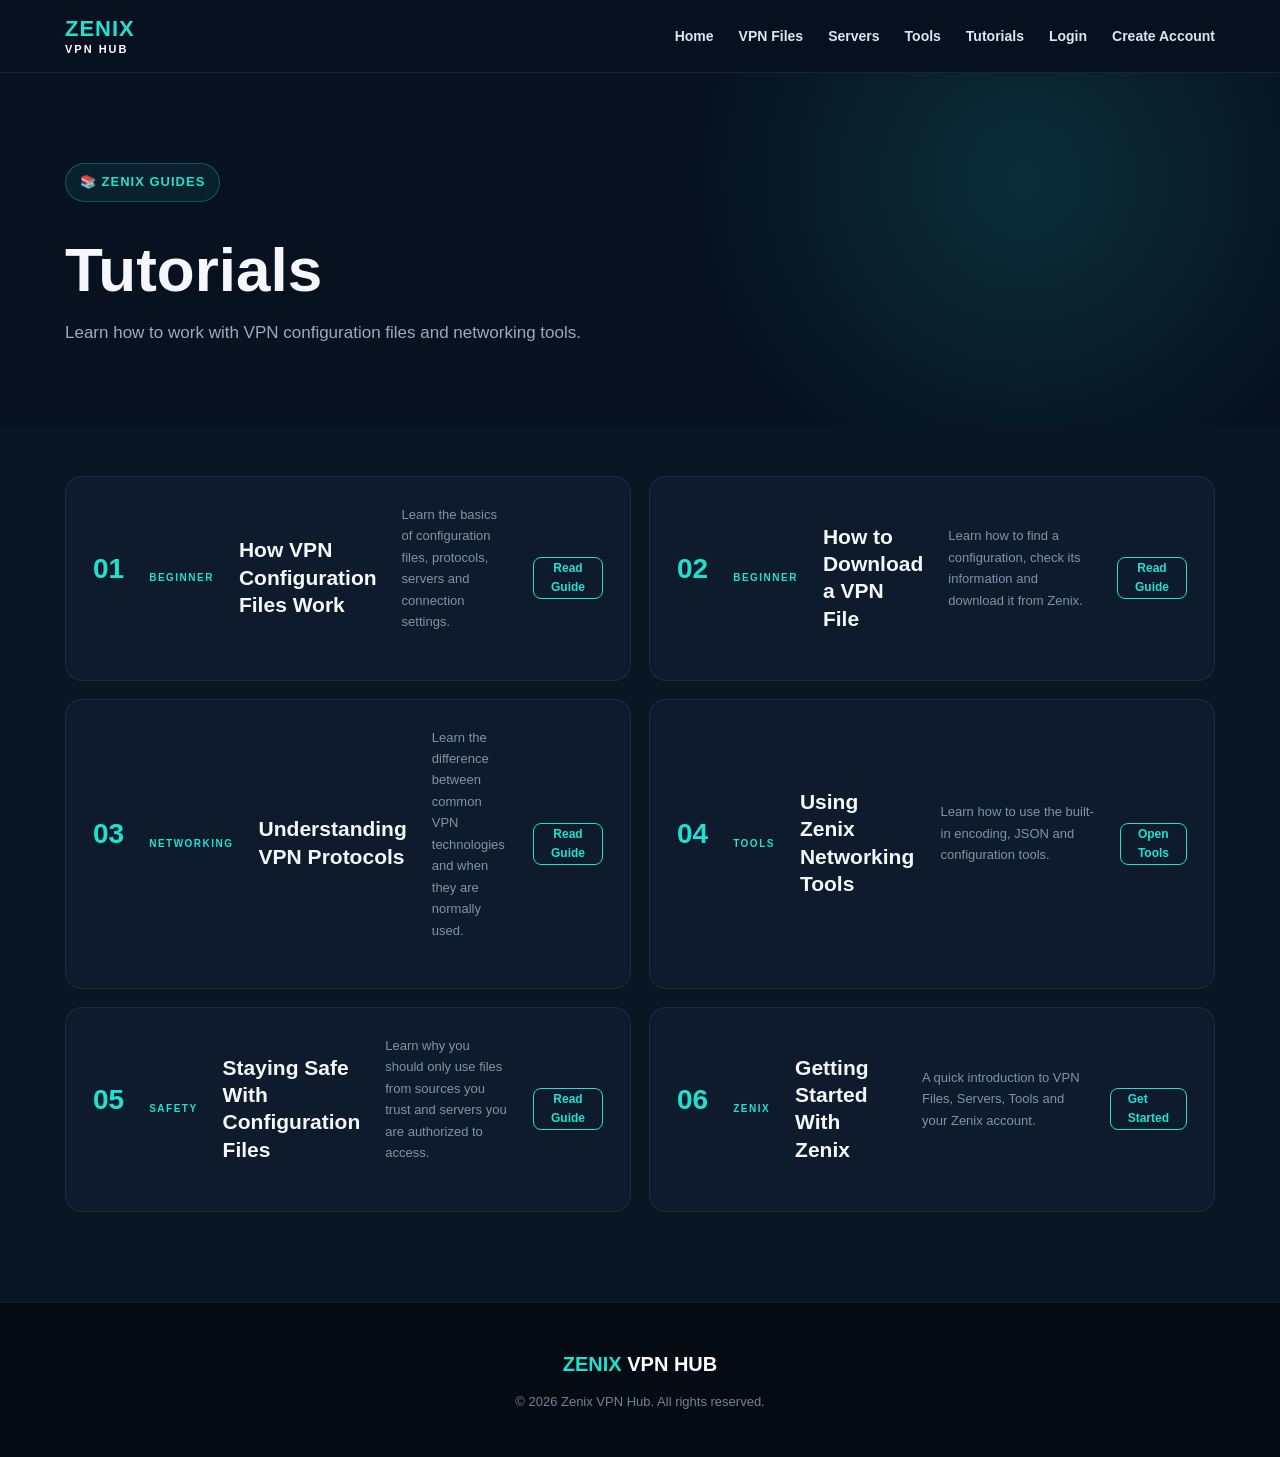
<file: tutorials.html>
<!DOCTYPE html>
<html lang="en">
<head>
    <meta charset="UTF-8">

    <meta
        name="viewport"
        content="width=device-width, initial-scale=1.0"
    >

    <title>Tutorials - Zenix VPN Hub</title>

    <meta
        name="description"
        content="VPN configuration tutorials and guides from Zenix VPN Hub."
    >

    <link rel="stylesheet" href="style.css">
</head>

<body>

<header class="header">

    <div class="container nav-container">

        <a href="index.html" class="logo">
            <span class="logo-zenix">ZENIX</span>
            <span class="logo-hub">VPN HUB</span>
        </a>

        <button
            class="menu-button"
            id="menuButton"
            aria-label="Open menu"
            aria-expanded="false"
        >
            ☰
        </button>

        <nav class="nav" id="mainNav">

    <a href="index.html">
        Home
    </a>

    <a href="vpn-files.html">
        VPN Files
    </a>

    <a href="servers.html">
        Servers
    </a>

    <a href="tools.html">
        Tools
    </a>

    <a href="tutorials.html">
        Tutorials
    </a>

    <a href="login.html">
        Login
    </a>

    <a href="register.html">
        Create Account
    </a>

        </nav>

    </div>

</header>


<main>

    <section class="page-hero">

        <div class="container">

            <span class="hero-badge">
                📚 ZENIX GUIDES
            </span>

            <h1>
                Tutorials
            </h1>

            <p>
                Learn how to work with VPN configuration
                files and networking tools.
            </p>

        </div>

    </section>


    <section class="tutorials-section">

        <div class="container">

            <div class="tutorial-grid">


                <article class="tutorial-card">

                    <div class="tutorial-number">
                        01
                    </div>

                    <span>
                        BEGINNER
                    </span>

                    <h2>
                        How VPN Configuration Files Work
                    </h2>

                    <p>
                        Learn the basics of configuration
                        files, protocols, servers and
                        connection settings.
                    </p>

                    <button
                        class="tutorial-button"
                        type="button"
                    >
                        Read Guide
                    </button>

                </article>


                <article class="tutorial-card">

                    <div class="tutorial-number">
                        02
                    </div>

                    <span>
                        BEGINNER
                    </span>

                    <h2>
                        How to Download a VPN File
                    </h2>

                    <p>
                        Learn how to find a configuration,
                        check its information and download
                        it from Zenix.
                    </p>

                    <button
                        class="tutorial-button"
                        type="button"
                    >
                        Read Guide
                    </button>

                </article>


                <article class="tutorial-card">

                    <div class="tutorial-number">
                        03
                    </div>

                    <span>
                        NETWORKING
                    </span>

                    <h2>
                        Understanding VPN Protocols
                    </h2>

                    <p>
                        Learn the difference between common
                        VPN technologies and when they are
                        normally used.
                    </p>

                    <button
                        class="tutorial-button"
                        type="button"
                    >
                        Read Guide
                    </button>

                </article>


                <article class="tutorial-card">

                    <div class="tutorial-number">
                        04
                    </div>

                    <span>
                        TOOLS
                    </span>

                    <h2>
                        Using Zenix Networking Tools
                    </h2>

                    <p>
                        Learn how to use the built-in encoding,
                        JSON and configuration tools.
                    </p>

                    <a
                        href="tools.html"
                        class="tutorial-button"
                    >
                        Open Tools
                    </a>

                </article>


                <article class="tutorial-card">

                    <div class="tutorial-number">
                        05
                    </div>

                    <span>
                        SAFETY
                    </span>

                    <h2>
                        Staying Safe With Configuration Files
                    </h2>

                    <p>
                        Learn why you should only use files
                        from sources you trust and servers
                        you are authorized to access.
                    </p>

                    <button
                        class="tutorial-button"
                        type="button"
                    >
                        Read Guide
                    </button>

                </article>


                <article class="tutorial-card">

                    <div class="tutorial-number">
                        06
                    </div>

                    <span>
                        ZENIX
                    </span>

                    <h2>
                        Getting Started With Zenix
                    </h2>

                    <p>
                        A quick introduction to VPN Files,
                        Servers, Tools and your Zenix account.
                    </p>

                    <a
                        href="vpn-files.html"
                        class="tutorial-button"
                    >
                        Get Started
                    </a>

                </article>

            </div>

        </div>

    </section>

</main>


<footer class="footer">

    <div class="container">

        <div class="footer-logo">
            ZENIX <span>VPN HUB</span>
        </div>

        <p>
            © 2026 Zenix VPN Hub. All rights reserved.
        </p>

    </div>

</footer>


<script src="script.js"></script>

</body>
</html>
</file>
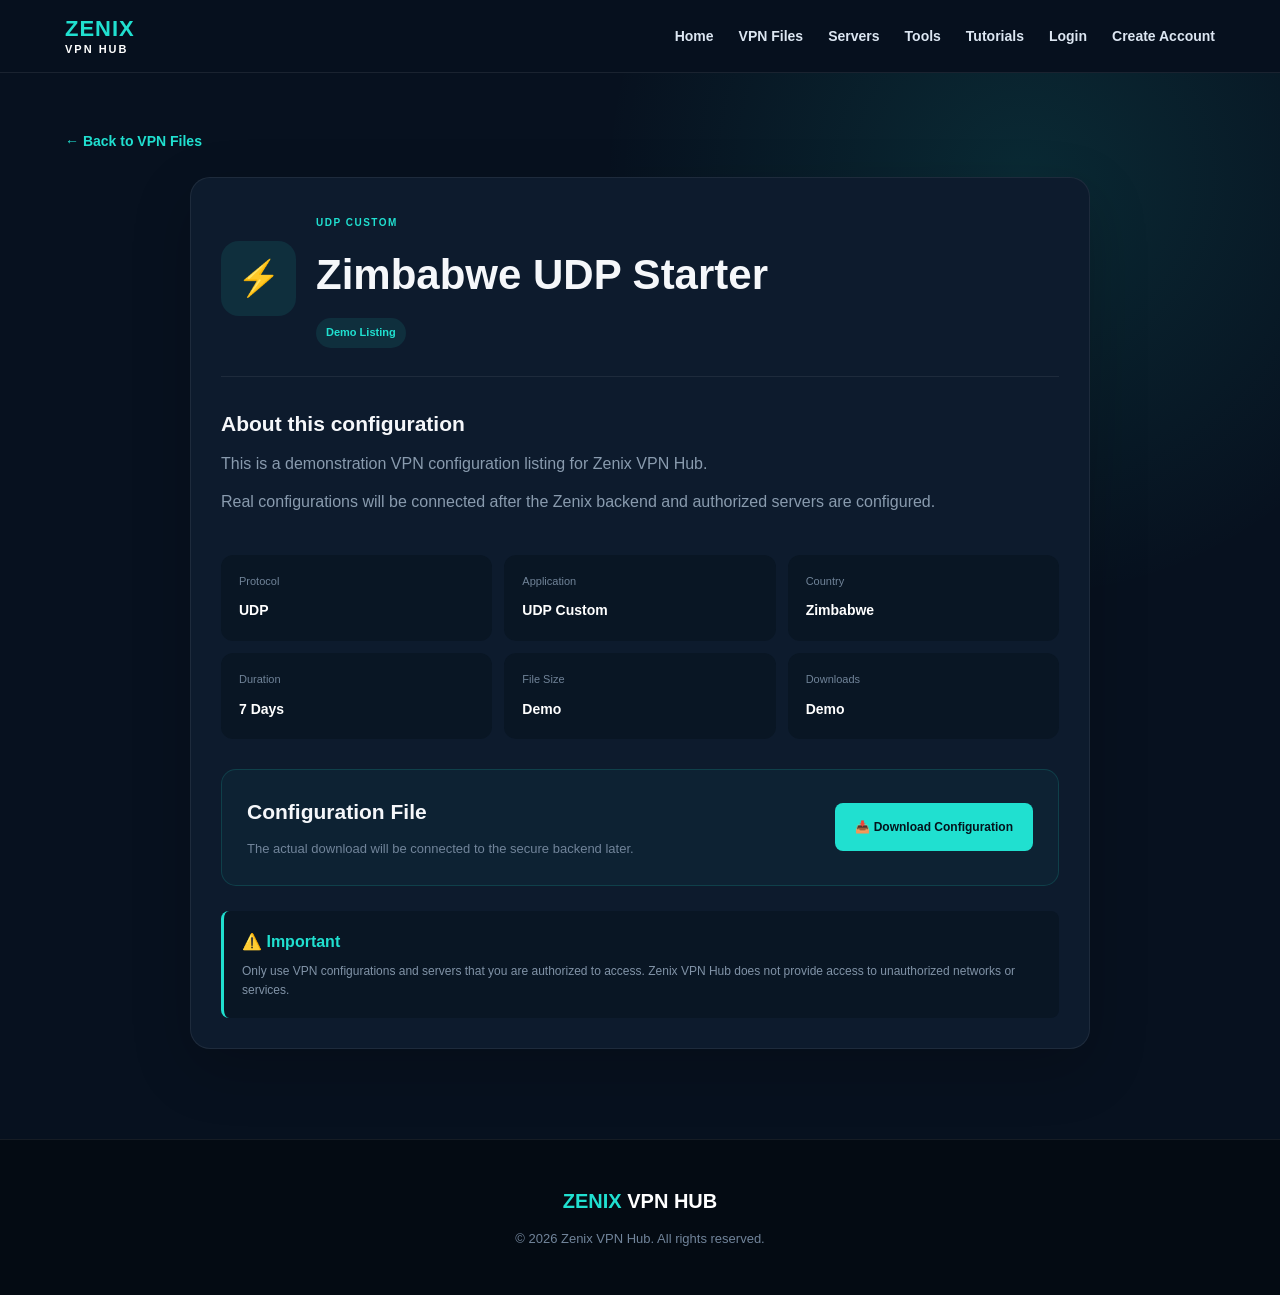
<file: vpn-details.html>
<!DOCTYPE html>
<html lang="en">
<head>
    <meta charset="UTF-8">

    <meta
        name="viewport"
        content="width=device-width, initial-scale=1.0"
    >

    <title>VPN File Details - Zenix VPN Hub</title>

    <meta
        name="description"
        content="VPN configuration details on Zenix VPN Hub."
    >

    <link rel="stylesheet" href="style.css">
</head>

<body>

    <!-- HEADER -->

    <header class="header">

        <div class="container nav-container">

            <a href="index.html" class="logo">
                <span class="logo-zenix">ZENIX</span>
                <span class="logo-hub">VPN HUB</span>
            </a>

            <button
                class="menu-button"
                id="menuButton"
                aria-label="Open menu"
                aria-expanded="false"
            >
                ☰
            </button>

            <nav class="nav" id="mainNav">

    <a href="index.html">
        Home
    </a>

    <a href="vpn-files.html">
        VPN Files
    </a>

    <a href="servers.html">
        Servers
    </a>

    <a href="tools.html">
        Tools
    </a>

    <a href="tutorials.html">
        Tutorials
    </a>

    <a href="login.html">
        Login
    </a>

    <a href="register.html">
        Create Account
    </a>

            </nav>

        </div>

    </header>


    <!-- DETAILS -->

    <main>

        <section class="details-page">

            <div class="container">

                <!-- BACK LINK -->

                <a
                    href="vpn-files.html"
                    class="back-link"
                >
                    ← Back to VPN Files
                </a>


                <!-- MAIN CARD -->

                <article class="details-card">

                    <div class="details-header">

                        <div class="details-icon">
                            ⚡
                        </div>

                        <div>

                            <span class="file-category">
                                UDP CUSTOM
                            </span>

                            <h1>
                                Zimbabwe UDP Starter
                            </h1>

                            <span class="details-status">
                                Demo Listing
                            </span>

                        </div>

                    </div>


                    <!-- DESCRIPTION -->

                    <div class="details-description">

                        <h2>
                            About this configuration
                        </h2>

                        <p>
                            This is a demonstration VPN
                            configuration listing for
                            Zenix VPN Hub.
                        </p>

                        <p>
                            Real configurations will be
                            connected after the Zenix
                            backend and authorized servers
                            are configured.
                        </p>

                    </div>


                    <!-- INFORMATION -->

                    <div class="details-info">

                        <div class="info-box">

                            <span>
                                Protocol
                            </span>

                            <strong>
                                UDP
                            </strong>

                        </div>


                        <div class="info-box">

                            <span>
                                Application
                            </span>

                            <strong>
                                UDP Custom
                            </strong>

                        </div>


                        <div class="info-box">

                            <span>
                                Country
                            </span>

                            <strong>
                                Zimbabwe
                            </strong>

                        </div>


                        <div class="info-box">

                            <span>
                                Duration
                            </span>

                            <strong>
                                7 Days
                            </strong>

                        </div>


                        <div class="info-box">

                            <span>
                                File Size
                            </span>

                            <strong>
                                Demo
                            </strong>

                        </div>


                        <div class="info-box">

                            <span>
                                Downloads
                            </span>

                            <strong>
                                Demo
                            </strong>

                        </div>

                    </div>


                    <!-- DOWNLOAD AREA -->

                    <div class="details-download">

                        <div>

                            <h2>
                                Configuration File
                            </h2>

                            <p>
                                The actual download will be
                                connected to the secure
                                backend later.
                            </p>

                        </div>


                        <button
                            type="button"
                            class="download-button details-download-button"
                            data-file="Zimbabwe UDP Starter"
                        >
                            📥 Download Configuration
                        </button>

                    </div>


                    <!-- NOTICE -->

                    <div class="details-notice">

                        <strong>
                            ⚠️ Important
                        </strong>

                        <p>
                            Only use VPN configurations and
                            servers that you are authorized
                            to access. Zenix VPN Hub does not
                            provide access to unauthorized
                            networks or services.
                        </p>

                    </div>

                </article>

            </div>

        </section>

    </main>


    <!-- FOOTER -->

    <footer class="footer">

        <div class="container">

            <div class="footer-logo">
                ZENIX <span>VPN HUB</span>
            </div>

            <p>
                © 2026 Zenix VPN Hub. All rights reserved.
            </p>

        </div>

    </footer>


    <script src="script.js"></script>

</body>
</html>
</file>
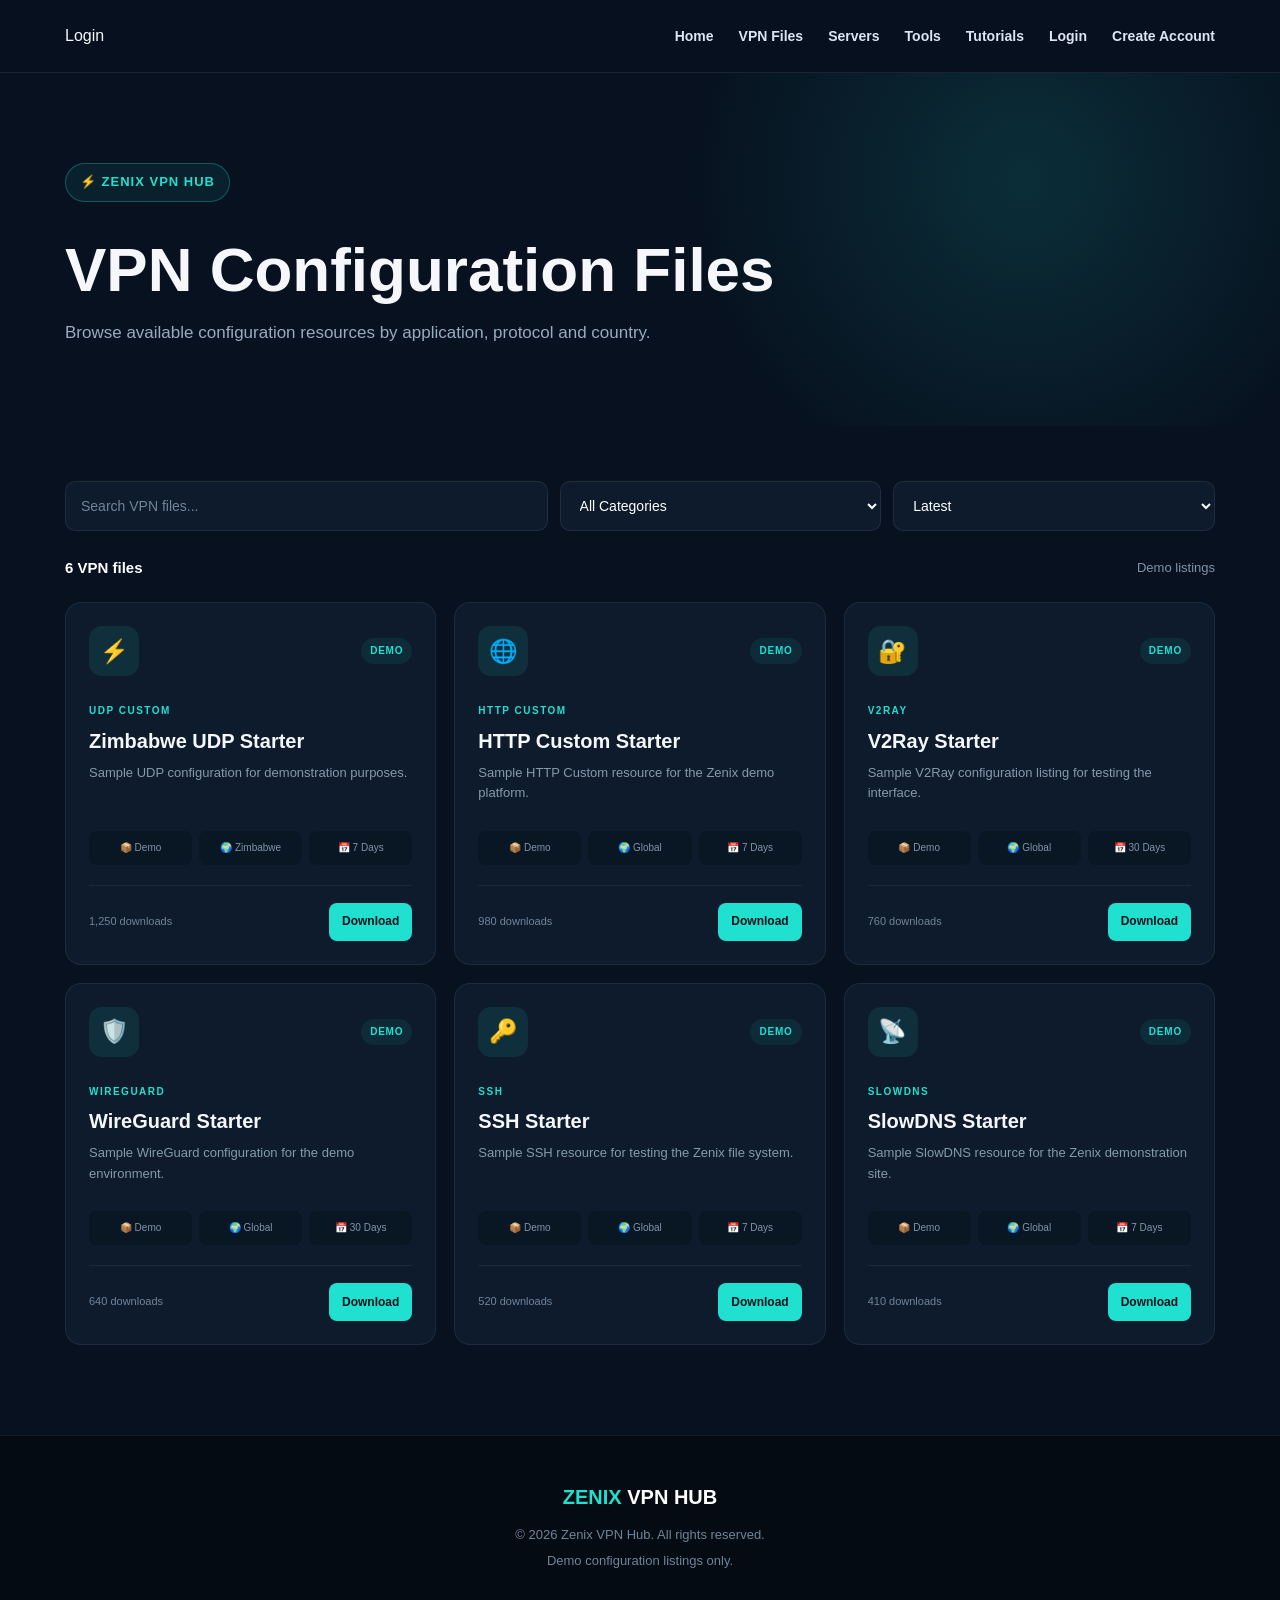
<file: vpn-files.html>
<!DOCTYPE html>
<html lang="en">
<head>
    <meta charset="UTF-8">

    <meta
        name="viewport"
        content="width=device-width, initial-scale=1.0"
    >

    <title>VPN Files - Zenix VPN Hub</title>

    <meta
        name="description"
        content="Browse VPN configuration files on Zenix VPN Hub."
    >

    <link rel="stylesheet" href="style.css">
</head>

<body>

    <!-- HEADER -->

    <header class="header">

        <div class="container nav-container">

            <a href="login.html">
    Login
            </a>

            <button
                class="menu-button"
                id="menuButton"
                aria-label="Open menu"
            >
                ☰
            </button>

            <nav class="nav" id="mainNav">

    <a href="index.html">
        Home
    </a>

    <a href="vpn-files.html">
        VPN Files
    </a>

    <a href="servers.html">
        Servers
    </a>

    <a href="tools.html">
        Tools
    </a>

    <a href="tutorials.html">
        Tutorials
    </a>

    <a href="login.html">
        Login
    </a>

    <a href="register.html">
        Create Account
    </a>

            </nav>

        </div>

    </header>


    <!-- PAGE HEADER -->

    <main>

        <section class="page-hero">

            <div class="container">

                <span class="hero-badge">
                    ⚡ ZENIX VPN HUB
                </span>

                <h1>
                    VPN Configuration Files
                </h1>

                <p>
                    Browse available configuration resources
                    by application, protocol and country.
                </p>

            </div>

        </section>


        <!-- SEARCH + FILTERS -->

        <section class="files-section">

            <div class="container">

                <div class="file-controls">

                    <input
                        type="search"
                        id="fileSearch"
                        placeholder="Search VPN files..."
                    >


                    <select id="categoryFilter">

                        <option value="all">
                            All Categories
                        </option>

                        <option value="udp">
                            UDP Custom
                        </option>

                        <option value="http">
                            HTTP Custom
                        </option>

                        <option value="v2ray">
                            V2Ray
                        </option>

                        <option value="wireguard">
                            WireGuard
                        </option>

                        <option value="openvpn">
                            OpenVPN
                        </option>

                        <option value="ssh">
                            SSH
                        </option>

                        <option value="slowdns">
                            SlowDNS
                        </option>

                    </select>


                    <select id="sortFiles">

                        <option value="latest">
                            Latest
                        </option>

                        <option value="popular">
                            Most Downloaded
                        </option>

                        <option value="name">
                            Name
                        </option>

                    </select>

                </div>


                <!-- FILE COUNT -->

                <div class="results-bar">

                    <strong id="resultsCount">
                        6 VPN files
                    </strong>

                    <span>
                        Demo listings
                    </span>

                </div>


                <!-- FILE GRID -->

                <div
                    class="file-grid"
                    id="fileGrid"
                >


                    <!-- FILE 1 -->

                    <article
                        class="file-card"
                        data-category="udp"
                        data-name="Zimbabwe UDP Starter"
                        data-downloads="1250"
                    >

                        <div class="file-card-top">

                            <span class="file-icon">
                                ⚡
                            </span>

                            <span class="file-status">
                                Demo
                            </span>

                        </div>

                        <span class="file-category">
                            UDP CUSTOM
                        </span>

                        <h2>
                            Zimbabwe UDP Starter
                        </h2>

                        <p>
                            Sample UDP configuration
                            for demonstration purposes.
                        </p>

                        <div class="file-details">

                            <span>
                                📦 Demo
                            </span>

                            <span>
                                🌍 Zimbabwe
                            </span>

                            <span>
                                📅 7 Days
                            </span>

                        </div>

                        <div class="file-footer">

                            <span>
                                1,250 downloads
                            </span>

                            <button
                                class="download-button"
                                type="button"
                                data-file="Zimbabwe UDP Starter"
                            >
                                Download
                            </button>

                        </div>

                    </article>


                    <!-- FILE 2 -->

                    <article
                        class="file-card"
                        data-category="http"
                        data-name="HTTP Custom Starter"
                        data-downloads="980"
                    >

                        <div class="file-card-top">

                            <span class="file-icon">
                                🌐
                            </span>

                            <span class="file-status">
                                Demo
                            </span>

                        </div>

                        <span class="file-category">
                            HTTP CUSTOM
                        </span>

                        <h2>
                            HTTP Custom Starter
                        </h2>

                        <p>
                            Sample HTTP Custom resource
                            for the Zenix demo platform.
                        </p>

                        <div class="file-details">

                            <span>
                                📦 Demo
                            </span>

                            <span>
                                🌍 Global
                            </span>

                            <span>
                                📅 7 Days
                            </span>

                        </div>

                        <div class="file-footer">

                            <span>
                                980 downloads
                            </span>

                            <button
                                class="download-button"
                                type="button"
                                data-file="HTTP Custom Starter"
                            >
                                Download
                            </button>

                        </div>

                    </article>


                    <!-- FILE 3 -->

                    <article
                        class="file-card"
                        data-category="v2ray"
                        data-name="V2Ray Starter"
                        data-downloads="760"
                    >

                        <div class="file-card-top">

                            <span class="file-icon">
                                🔐
                            </span>

                            <span class="file-status">
                                Demo
                            </span>

                        </div>

                        <span class="file-category">
                            V2RAY
                        </span>

                        <h2>
                            V2Ray Starter
                        </h2>

                        <p>
                            Sample V2Ray configuration
                            listing for testing the interface.
                        </p>

                        <div class="file-details">

                            <span>
                                📦 Demo
                            </span>

                            <span>
                                🌍 Global
                            </span>

                            <span>
                                📅 30 Days
                            </span>

                        </div>

                        <div class="file-footer">

                            <span>
                                760 downloads
                            </span>

                            <button
                                class="download-button"
                                type="button"
                                data-file="V2Ray Starter"
                            >
                                Download
                            </button>

                        </div>

                    </article>


                    <!-- FILE 4 -->

                    <article
                        class="file-card"
                        data-category="wireguard"
                        data-name="WireGuard Starter"
                        data-downloads="640"
                    >

                        <div class="file-card-top">

                            <span class="file-icon">
                                🛡️
                            </span>

                            <span class="file-status">
                                Demo
                            </span>

                        </div>

                        <span class="file-category">
                            WIREGUARD
                        </span>

                        <h2>
                            WireGuard Starter
                        </h2>

                        <p>
                            Sample WireGuard configuration
                            for the demo environment.
                        </p>

                        <div class="file-details">

                            <span>
                                📦 Demo
                            </span>

                            <span>
                                🌍 Global
                            </span>

                            <span>
                                📅 30 Days
                            </span>

                        </div>

                        <div class="file-footer">

                            <span>
                                640 downloads
                            </span>

                            <button
                                class="download-button"
                                type="button"
                                data-file="WireGuard Starter"
                            >
                                Download
                            </button>

                        </div>

                    </article>


                    <!-- FILE 5 -->

                    <article
                        class="file-card"
                        data-category="ssh"
                        data-name="SSH Starter"
                        data-downloads="520"
                    >

                        <div class="file-card-top">

                            <span class="file-icon">
                                🔑
                            </span>

                            <span class="file-status">
                                Demo
                            </span>

                        </div>

                        <span class="file-category">
                            SSH
                        </span>

                        <h2>
                            SSH Starter
                        </h2>

                        <p>
                            Sample SSH resource for
                            testing the Zenix file system.
                        </p>

                        <div class="file-details">

                            <span>
                                📦 Demo
                            </span>

                            <span>
                                🌍 Global
                            </span>

                            <span>
                                📅 7 Days
                            </span>

                        </div>

                        <div class="file-footer">

                            <span>
                                520 downloads
                            </span>

                            <button
                                class="download-button"
                                type="button"
                                data-file="SSH Starter"
                            >
                                Download
                            </button>

                        </div>

                    </article>


                    <!-- FILE 6 -->

                    <article
                        class="file-card"
                        data-category="slowdns"
                        data-name="SlowDNS Starter"
                        data-downloads="410"
                    >

                        <div class="file-card-top">

                            <span class="file-icon">
                                📡
                            </span>

                            <span class="file-status">
                                Demo
                            </span>

                        </div>

                        <span class="file-category">
                            SLOWDNS
                        </span>

                        <h2>
                            SlowDNS Starter
                        </h2>

                        <p>
                            Sample SlowDNS resource for
                            the Zenix demonstration site.
                        </p>

                        <div class="file-details">

                            <span>
                                📦 Demo
                            </span>

                            <span>
                                🌍 Global
                            </span>

                            <span>
                                📅 7 Days
                            </span>

                        </div>

                        <div class="file-footer">

                            <span>
                                410 downloads
                            </span>

                            <button
                                class="download-button"
                                type="button"
                                data-file="SlowDNS Starter"
                            >
                                Download
                            </button>

                        </div>

                    </article>

                </div>


                <!-- NO RESULTS -->

                <div
                    id="noResults"
                    class="no-results"
                    hidden
                >
                    <h3>
                        No VPN files found
                    </h3>

                    <p>
                        Try another search or category.
                    </p>
                </div>

            </div>

        </section>

    </main>


    <!-- FOOTER -->

    <footer class="footer">

        <div class="container">

            <div class="footer-logo">
                ZENIX <span>VPN HUB</span>
            </div>

            <p>
                © 2026 Zenix VPN Hub. All rights reserved.
            </p>

            <p class="footer-note">
                Demo configuration listings only.
            </p>

        </div>

    </footer>


    <script src="script.js"></script>

</body>
</html>
</file>
<file: style.css>
/* =========================================================
   ZENIX VPN HUB
   Main Stylesheet
   ========================================================= */


/* ================= RESET ================= */

* {
    margin: 0;
    padding: 0;
    box-sizing: border-box;
}

html {
    scroll-behavior: smooth;
}

body {
    font-family:
        Arial,
        Helvetica,
        sans-serif;

    background: #07111f;
    color: #f5f7fa;
    line-height: 1.6;
}

a {
    color: inherit;
    text-decoration: none;
}

button,
input {
    font: inherit;
}


/* ================= CONTAINER ================= */

.container {
    width: 92%;
    max-width: 1150px;
    margin: 0 auto;
}


/* ================= HEADER ================= */

.header {
    position: sticky;
    top: 0;
    z-index: 1000;

    background: rgba(7, 17, 31, 0.96);
    border-bottom: 1px solid rgba(255, 255, 255, 0.08);

    backdrop-filter: blur(12px);
}

.nav-container {
    min-height: 72px;

    display: flex;
    align-items: center;
    justify-content: space-between;
}


/* ================= LOGO ================= */

.logo {
    display: flex;
    flex-direction: column;

    font-weight: 900;
    line-height: 1;
    letter-spacing: 1px;
}

.logo-zenix {
    font-size: 22px;
    color: #20e0d0;
}

.logo-hub {
    margin-top: 4px;

    font-size: 11px;
    color: #ffffff;
    letter-spacing: 2px;
}


/* ================= NAVIGATION ================= */

.nav {
    display: flex;
    align-items: center;
    gap: 25px;
}

.nav a {
    color: #dce6f2;
    font-size: 14px;
    font-weight: 600;

    transition:
        color 0.25s ease,
        transform 0.25s ease;
}

.nav a:hover {
    color: #20e0d0;
    transform: translateY(-1px);
}


/* ================= MENU BUTTON ================= */

.menu-button {
    display: none;

    width: 44px;
    height: 44px;

    border: 0;
    border-radius: 10px;

    background: #102238;
    color: #ffffff;

    font-size: 24px;
    cursor: pointer;
}


/* ================= HERO ================= */

.hero {
    position: relative;
    overflow: hidden;

    min-height: 560px;

    display: flex;
    align-items: center;

    background:
        radial-gradient(
            circle at 80% 20%,
            rgba(32, 224, 208, 0.18),
            transparent 30%
        ),
        radial-gradient(
            circle at 20% 80%,
            rgba(0, 123, 255, 0.18),
            transparent 30%
        ),
        #07111f;
}

.hero::before {
    content: "";

    position: absolute;
    width: 300px;
    height: 300px;

    right: -100px;
    top: -100px;

    border-radius: 50%;

    background: rgba(32, 224, 208, 0.08);
}

.hero-content {
    position: relative;
    z-index: 1;
}

.hero-text {
    max-width: 720px;
}

.hero-badge {
    display: inline-block;

    margin-bottom: 20px;
    padding: 8px 14px;

    border: 1px solid rgba(32, 224, 208, 0.3);
    border-radius: 30px;

    background: rgba(32, 224, 208, 0.08);

    color: #20e0d0;
    font-size: 13px;
    font-weight: 700;
    letter-spacing: 1px;
}

.hero h1 {
    font-size: clamp(42px, 8vw, 76px);
    line-height: 1.05;

    margin-bottom: 22px;

    font-weight: 900;
}

.hero h1 span {
    display: block;
    color: #20e0d0;
}

.hero p {
    max-width: 600px;

    margin-bottom: 32px;

    color: #aebdce;
    font-size: 18px;
}


/* ================= BUTTONS ================= */

.hero-buttons {
    display: flex;
    flex-wrap: wrap;
    gap: 14px;
}

.button {
    display: inline-flex;

    min-height: 48px;
    padding: 0 22px;

    align-items: center;
    justify-content: center;

    border-radius: 10px;

    font-weight: 700;
    cursor: pointer;

    transition:
        transform 0.25s ease,
        box-shadow 0.25s ease;
}

.button:hover {
    transform: translateY(-2px);
}

.primary-button {
    border: none;

    background: #20e0d0;
    color: #04131c;

    box-shadow:
        0 8px 25px rgba(32, 224, 208, 0.18);
}

.secondary-button {
    border: 1px solid #20e0d0;

    background: transparent;
    color: #20e0d0;
}


/* ================= SEARCH ================= */

.search-section {
    position: relative;
    z-index: 10;

    margin-top: -30px;
}

.search-box {
    display: flex;

    padding: 8px;

    background: #101f32;

    border: 1px solid rgba(255, 255, 255, 0.08);
    border-radius: 14px;

    box-shadow:
        0 15px 45px rgba(0, 0, 0, 0.35);
}

.search-box input {
    flex: 1;

    min-width: 0;

    padding: 14px 16px;

    border: none;
    outline: none;

    background: transparent;
    color: #ffffff;

    font-size: 15px;
}

.search-box input::placeholder {
    color: #73849a;
}

.search-box button {
    padding: 0 20px;

    border: none;
    border-radius: 9px;

    background: #20e0d0;
    color: #04131c;

    font-weight: 800;
    cursor: pointer;
}


/* ================= STATS ================= */

.stats-section {
    padding: 45px 0 20px;
}

.stats-grid {
    display: grid;

    grid-template-columns:
        repeat(4, 1fr);

    gap: 16px;
}

.stat-card {
    padding: 24px;

    background: #0d1b2d;

    border: 1px solid rgba(255, 255, 255, 0.07);
    border-radius: 14px;

    text-align: center;
}

.stat-card strong {
    display: block;

    color: #20e0d0;
    font-size: 28px;
}

.stat-card span {
    color: #8799ad;
    font-size: 13px;
}


/* ================= SECTIONS ================= */

.section {
    padding: 85px 0;
}

.section-heading {
    max-width: 650px;
    margin-bottom: 38px;
}

.section-heading > span {
    color: #20e0d0;

    font-size: 12px;
    font-weight: 800;
    letter-spacing: 2px;
}

.section-heading h2 {
    margin: 7px 0 10px;

    font-size: clamp(30px, 5vw, 44px);
    line-height: 1.15;
}

.section-heading p {
    color: #8fa0b3;
}


/* ================= CATEGORY GRID ================= */

.category-grid {
    display: grid;

    grid-template-columns:
        repeat(3, 1fr);

    gap: 18px;
}

.category-card {
    padding: 28px;

    background: #0d1b2d;

    border: 1px solid rgba(255, 255, 255, 0.07);
    border-radius: 16px;

    transition:
        transform 0.25s ease,
        border-color 0.25s ease;
}

.category-card:hover {
    transform: translateY(-5px);
    border-color: rgba(32, 224, 208, 0.4);
}

.category-icon {
    width: 52px;
    height: 52px;

    display: flex;
    align-items: center;
    justify-content: center;

    margin-bottom: 18px;

    border-radius: 13px;

    background: rgba(32, 224, 208, 0.1);

    font-size: 24px;
}

.category-card h3 {
    margin-bottom: 9px;
    font-size: 20px;
}

.category-card p {
    margin-bottom: 20px;

    color: #8799ad;
    font-size: 14px;
}

.category-card a {
    color: #20e0d0;
    font-size: 14px;
    font-weight: 800;
}


/* ================= SERVER SECTION ================= */

.servers-section {
    background: #091624;
}

.server-grid {
    display: grid;

    grid-template-columns:
        repeat(2, 1fr);

    gap: 20px;
}

.server-card {
    padding: 25px;

    background: #0d1b2d;

    border: 1px solid rgba(255, 255, 255, 0.07);
    border-radius: 16px;
}

.server-top {
    display: flex;

    align-items: flex-start;
    justify-content: space-between;

    gap: 15px;

    margin-bottom: 25px;
}

.country {
    display: block;

    margin-bottom: 5px;

    color: #8fa0b3;
    font-size: 13px;
}

.server-card h3 {
    font-size: 20px;
}

.status {
    color: #55e6a5;

    font-size: 12px;
    font-weight: 800;
    white-space: nowrap;
}

.server-info {
    display: grid;

    grid-template-columns:
        repeat(2, 1fr);

    gap: 12px;

    margin-bottom: 22px;
}

.server-info div {
    padding: 14px;

    border-radius: 10px;

    background: #091624;
}

.server-info small {
    display: block;

    margin-bottom: 4px;

    color: #71849a;
}

.server-info strong {
    font-size: 14px;
}


/* ================= TOOLS ================= */

.tools-grid {
    display: grid;

    grid-template-columns:
        repeat(3, 1fr);

    gap: 15px;
}

.tool-card {
    display: flex;

    align-items: center;

    gap: 13px;

    padding: 20px;

    background: #0d1b2d;

    border: 1px solid rgba(255, 255, 255, 0.07);
    border-radius: 13px;

    transition:
        transform 0.25s ease,
        border-color 0.25s ease;
}

.tool-card:hover {
    transform: translateY(-3px);
    border-color: rgba(32, 224, 208, 0.35);
}

.tool-card span {
    font-size: 23px;
}

.tool-card strong {
    font-size: 14px;
}


/* ================= TUTORIALS ================= */

.tutorials-section {
    background: #091624;
}

.tutorial-card {
    display: flex;

    align-items: center;
    justify-content: space-between;

    gap: 25px;

    padding: 30px;

    background:
        linear-gradient(
            135deg,
            rgba(32, 224, 208, 0.1),
            rgba(0, 123, 255, 0.06)
        );

    border: 1px solid rgba(32, 224, 208, 0.15);
    border-radius: 17px;
}

.tutorial-label {
    color: #20e0d0;

    font-size: 11px;
    font-weight: 800;
    text-transform: uppercase;
}

.tutorial-card h3 {
    margin: 7px 0;

    font-size: 23px;
}

.tutorial-card p {
    color: #8fa0b3;
}


/* ================= ABOUT ================= */

.about-box {
    max-width: 800px;

    padding: 35px;

    background: #0d1b2d;

    border-left: 4px solid #20e0d0;
    border-radius: 14px;
}

.about-box > span {
    color: #20e0d0;

    font-size: 12px;
    font-weight: 800;
    letter-spacing: 2px;
}

.about-box h2 {
    margin: 10px 0 15px;

    font-size: 32px;
}

.about-box p {
    color: #9aabbd;
}


/* ================= CONTACT ================= */

.contact-box {
    text-align: center;
}

.contact-box .section-heading {
    margin-left: auto;
    margin-right: auto;
}


/* ================= FOOTER ================= */

.footer {
    padding: 45px 0;

    background: #040b13;

    border-top: 1px solid rgba(255, 255, 255, 0.07);

    text-align: center;
}

.footer-logo {
    margin-bottom: 12px;

    color: #20e0d0;

    font-size: 20px;
    font-weight: 900;
}

.footer-logo span {
    color: #ffffff;
}

.footer p {
    color: #71849a;
    font-size: 13px;
}

.footer-note {
    margin-top: 5px;
}


/* =========================================================
   TABLET
   ========================================================= */

@media (max-width: 850px) {

    .nav {
        position: absolute;

        top: 72px;
        left: 0;
        right: 0;

        display: none;
        flex-direction: column;
        align-items: stretch;

        padding: 10px 5% 20px;

        background: #091624;

        border-bottom: 1px solid rgba(255, 255, 255, 0.08);
    }

    .nav.active {
        display: flex;
    }

    .nav a {
        padding: 13px 0;

        border-bottom: 1px solid rgba(255, 255, 255, 0.05);
    }

    .menu-button {
        display: block;
    }

    .stats-grid {
        grid-template-columns:
            repeat(2, 1fr);
    }

    .category-grid {
        grid-template-columns:
            repeat(2, 1fr);
    }

    .tools-grid {
        grid-template-columns:
            repeat(2, 1fr);
    }
}


/* =========================================================
   MOBILE
   ========================================================= */

@media (max-width: 600px) {

    .container {
        width: 90%;
    }

    .hero {
        min-height: 520px;
    }

    .hero h1 {
        font-size: 43px;
    }

    .hero p {
        font-size: 16px;
    }

    .hero-buttons {
        flex-direction: column;
    }

    .hero-buttons .button {
        width: 100%;
    }

    .search-box {
        flex-direction: column;
        gap: 7px;
    }

    .search-box button {
        min-height: 46px;
    }

    .stats-grid {
        grid-template-columns:
            repeat(2, 1fr);

        gap: 10px;
    }

    .stat-card {
        padding: 18px 10px;
    }

    .stat-card strong {
        font-size: 24px;
    }

    .section {
        padding: 65px 0;
    }

    .category-grid,
    .server-grid,
    .tools-grid {
        grid-template-columns: 1fr;
    }

    .server-top {
        flex-direction: column;
    }

    .tutorial-card {
        flex-direction: column;
        align-items: flex-start;
    }

    .tutorial-card .button {
        width: 100%;
    }

    .about-box {
        padding: 25px;
    }

}


/* ================= SMALL PHONES ================= */

@media (max-width: 380px) {

    .hero h1 {
        font-size: 38px;
    }

    .logo-zenix {
        font-size: 19px;
    }

    .logo-hub {
        font-size: 9px;
    }

}
/* =========================================================
   VPN FILES PAGE
   ========================================================= */

.page-hero {
    padding: 90px 0 80px;

    background:
        radial-gradient(
            circle at 80% 30%,
            rgba(32, 224, 208, 0.14),
            transparent 32%
        ),
        #07111f;
}

.page-hero h1 {
    max-width: 800px;

    margin: 15px 0;

    font-size: clamp(38px, 7vw, 62px);
    line-height: 1.08;
}

.page-hero p {
    max-width: 650px;

    color: #9aabbd;
    font-size: 17px;
}


/* ================= FILE SECTION ================= */

.files-section {
    padding: 55px 0 90px;
}


/* ================= CONTROLS ================= */

.file-controls {
    display: grid;

    grid-template-columns:
        1.5fr 1fr 1fr;

    gap: 12px;

    margin-bottom: 25px;
}

.file-controls input,
.file-controls select {
    width: 100%;

    min-height: 50px;

    padding: 0 15px;

    border: 1px solid rgba(255, 255, 255, 0.08);
    border-radius: 10px;

    outline: none;

    background: #0d1b2d;
    color: #ffffff;

    font-size: 14px;
}

.file-controls input::placeholder {
    color: #71849a;
}

.file-controls select {
    cursor: pointer;
}


/* ================= RESULTS BAR ================= */

.results-bar {
    display: flex;

    align-items: center;
    justify-content: space-between;

    gap: 15px;

    margin-bottom: 22px;

    color: #8193a7;

    font-size: 13px;
}

.results-bar strong {
    color: #ffffff;
    font-size: 15px;
}


/* ================= FILE GRID ================= */

.file-grid {
    display: grid;

    grid-template-columns:
        repeat(3, 1fr);

    gap: 18px;
}


/* ================= FILE CARD ================= */

.file-card {
    padding: 23px;

    background: #0d1b2d;

    border: 1px solid rgba(255, 255, 255, 0.07);
    border-radius: 16px;

    transition:
        transform 0.25s ease,
        border-color 0.25s ease,
        box-shadow 0.25s ease;
}

.file-card:hover {
    transform: translateY(-5px);

    border-color:
        rgba(32, 224, 208, 0.35);

    box-shadow:
        0 18px 45px rgba(0, 0, 0, 0.2);
}


/* ================= FILE TOP ================= */

.file-card-top {
    display: flex;

    align-items: center;
    justify-content: space-between;

    margin-bottom: 20px;
}

.file-icon {
    width: 50px;
    height: 50px;

    display: flex;
    align-items: center;
    justify-content: center;

    border-radius: 13px;

    background:
        rgba(32, 224, 208, 0.1);

    font-size: 23px;
}

.file-status {
    padding: 5px 9px;

    border-radius: 20px;

    background:
        rgba(32, 224, 208, 0.08);

    color: #20e0d0;

    font-size: 10px;
    font-weight: 800;

    text-transform: uppercase;
    letter-spacing: 0.8px;
}


/* ================= FILE CONTENT ================= */

.file-category {
    color: #20e0d0;

    font-size: 10px;
    font-weight: 900;

    letter-spacing: 1.5px;
}

.file-card h2 {
    margin: 7px 0 9px;

    font-size: 20px;
    line-height: 1.25;
}

.file-card > p {
    min-height: 48px;

    margin-bottom: 20px;

    color: #8799ad;

    font-size: 13px;
}


/* ================= FILE DETAILS ================= */

.file-details {
    display: grid;

    grid-template-columns:
        repeat(3, 1fr);

    gap: 7px;

    margin-bottom: 20px;
}

.file-details span {
    padding: 9px 6px;

    border-radius: 8px;

    background: #091624;

    color: #8294a8;

    font-size: 10px;

    text-align: center;
}


/* ================= FILE FOOTER ================= */

.file-footer {
    display: flex;

    align-items: center;
    justify-content: space-between;

    gap: 10px;

    padding-top: 17px;

    border-top:
        1px solid rgba(255, 255, 255, 0.06);
}

.file-footer > span {
    color: #71849a;

    font-size: 11px;
}

.download-button {
    min-height: 38px;

    padding: 0 13px;

    border: none;
    border-radius: 8px;

    background: #20e0d0;
    color: #04131c;

    font-size: 12px;
    font-weight: 800;

    cursor: pointer;

    transition:
        transform 0.2s ease,
        opacity 0.2s ease;
}

.download-button:hover {
    transform: translateY(-2px);
    opacity: 0.9;
}


/* ================= NO RESULTS ================= */

.no-results {
    padding: 60px 20px;

    border: 1px solid rgba(255, 255, 255, 0.07);
    border-radius: 16px;

    background: #0d1b2d;

    text-align: center;
}

.no-results h3 {
    margin-bottom: 7px;
}

.no-results p {
    color: #8193a7;
}


/* ================= FILE PAGE TABLET ================= */

@media (max-width: 900px) {

    .file-grid {
        grid-template-columns:
            repeat(2, 1fr);
    }

    .file-controls {
        grid-template-columns:
            1fr 1fr;
    }

    .file-controls input {
        grid-column: 1 / -1;
    }

}


/* ================= FILE PAGE MOBILE ================= */

@media (max-width: 600px) {

    .page-hero {
        padding: 65px 0;
    }

    .page-hero h1 {
        font-size: 39px;
    }

    .page-hero p {
        font-size: 15px;
    }

    .files-section {
        padding: 40px 0 70px;
    }

    .file-controls {
        display: flex;
        flex-direction: column;
    }

    .file-controls input,
    .file-controls select {
        min-height: 48px;
    }

    .file-grid {
        grid-template-columns: 1fr;
    }

    .results-bar {
        align-items: flex-start;
        flex-direction: column;
    }

}
/* =========================================================
   ZENIX NOTIFICATION
   ========================================================= */

.zenix-notification {
    position: fixed;

    left: 50%;

    bottom: 25px;

    z-index: 9999;

    width: calc(100% - 30px);

    max-width: 430px;

    padding: 15px 18px;

    border: 1px solid rgba(32, 224, 208, 0.35);

    border-radius: 12px;

    background: #0d1b2d;

    color: #ffffff;

    box-shadow:
        0 15px 40px rgba(0, 0, 0, 0.35);

    font-size: 13px;

    text-align: center;

    transform:
        translate(-50%, 30px);

    opacity: 0;

    pointer-events: none;

    transition:
        opacity 0.3s ease,
        transform 0.3s ease;
}

.zenix-notification.show {
    opacity: 1;

    transform:
        translate(-50%, 0);
}

.button-pressed {
    transform: scale(0.98);
}
/* =========================================================
   VPN DETAILS PAGE
   ========================================================= */

.details-page {
    padding: 55px 0 90px;

    background:
        radial-gradient(
            circle at 80% 10%,
            rgba(32, 224, 208, 0.12),
            transparent 30%
        );
}

.back-link {
    display: inline-block;

    margin-bottom: 25px;

    color: #20e0d0;

    font-size: 14px;
    font-weight: 700;

    text-decoration: none;
}

.details-card {
    max-width: 900px;

    margin: 0 auto;

    padding: 30px;

    background: #0d1b2d;

    border: 1px solid rgba(255, 255, 255, 0.07);

    border-radius: 20px;

    box-shadow:
        0 20px 60px rgba(0, 0, 0, 0.2);
}

.details-header {
    display: flex;

    align-items: center;

    gap: 20px;

    padding-bottom: 28px;

    border-bottom:
        1px solid rgba(255, 255, 255, 0.07);
}

.details-icon {
    width: 75px;
    height: 75px;

    display: flex;
    align-items: center;
    justify-content: center;

    flex-shrink: 0;

    border-radius: 18px;

    background:
        rgba(32, 224, 208, 0.1);

    font-size: 35px;
}

.details-header h1 {
    margin: 7px 0 10px;

    font-size: clamp(28px, 5vw, 42px);
}

.details-status {
    display: inline-block;

    padding: 6px 10px;

    border-radius: 20px;

    background:
        rgba(32, 224, 208, 0.1);

    color: #20e0d0;

    font-size: 11px;
    font-weight: 800;
}

.details-description {
    padding: 30px 0;
}

.details-description h2,
.details-download h2 {
    margin-bottom: 10px;

    font-size: 21px;
}

.details-description p {
    margin-bottom: 10px;

    color: #899bae;

    line-height: 1.7;
}


/* INFORMATION GRID */

.details-info {
    display: grid;

    grid-template-columns:
        repeat(3, 1fr);

    gap: 12px;

    margin-bottom: 30px;
}

.info-box {
    padding: 18px;

    border-radius: 12px;

    background: #091624;
}

.info-box span {
    display: block;

    margin-bottom: 7px;

    color: #708398;

    font-size: 11px;
}

.info-box strong {
    color: #ffffff;

    font-size: 14px;
}


/* DOWNLOAD */

.details-download {
    display: flex;

    align-items: center;
    justify-content: space-between;

    gap: 20px;

    padding: 25px;

    border: 1px solid
        rgba(32, 224, 208, 0.15);

    border-radius: 15px;

    background:
        rgba(32, 224, 208, 0.04);
}

.details-download p {
    margin-top: 5px;

    color: #71849a;

    font-size: 13px;
}

.details-download-button {
    min-height: 48px;

    padding: 0 20px;

    white-space: nowrap;
}


/* NOTICE */

.details-notice {
    margin-top: 25px;

    padding: 18px;

    border-left: 3px solid #20e0d0;

    border-radius: 8px;

    background: #091624;
}

.details-notice strong {
    color: #20e0d0;
}

.details-notice p {
    margin-top: 8px;

    color: #8193a7;

    font-size: 12px;

    line-height: 1.6;
}


/* MOBILE */

@media (max-width: 650px) {

    .details-page {
        padding: 35px 0 65px;
    }

    .details-card {
        padding: 20px;

        border-radius: 15px;
    }

    .details-header {
        align-items: flex-start;

        gap: 14px;
    }

    .details-icon {
        width: 58px;
        height: 58px;

        border-radius: 14px;

        font-size: 27px;
    }

    .details-header h1 {
        font-size: 27px;
    }

    .details-info {
        grid-template-columns:
            repeat(2, 1fr);
    }

    .details-download {
        align-items: stretch;

        flex-direction: column;
    }

    .details-download-button {
        width: 100%;
    }

}

@media (max-width: 380px) {

    .details-info {
        grid-template-columns: 1fr;
    }

}
/* =========================================================
   SERVERS PAGE
   ========================================================= */

.servers-section {
    padding: 45px 0 90px;
}


/* SERVER NOTICE */

.server-notice {
    margin-bottom: 30px;

    padding: 20px;

    border-left: 3px solid #20e0d0;

    border-radius: 10px;

    background: #0d1b2d;
}

.server-notice strong {
    color: #20e0d0;
}

.server-notice p {
    margin-top: 7px;

    color: #8193a7;

    font-size: 13px;

    line-height: 1.6;
}


/* SERVER GRID */

.server-grid {
    display: grid;

    grid-template-columns:
        repeat(2, 1fr);

    gap: 18px;
}


/* SERVER CARD */

.server-card {
    padding: 25px;

    border: 1px solid
        rgba(255, 255, 255, 0.07);

    border-radius: 17px;

    background: #0d1b2d;

    transition:
        transform 0.25s ease,
        border-color 0.25s ease;
}

.server-card:hover {
    transform: translateY(-5px);

    border-color:
        rgba(32, 224, 208, 0.35);
}


/* TOP */

.server-top {
    display: flex;

    align-items: center;
    justify-content: space-between;

    margin-bottom: 18px;
}

.server-location {
    width: 55px;
    height: 55px;

    display: flex;
    align-items: center;
    justify-content: center;

    border-radius: 15px;

    background:
        rgba(32, 224, 208, 0.1);

    font-size: 27px;
}

.server-status {
    padding: 6px 10px;

    border-radius: 20px;

    background:
        rgba(32, 224, 208, 0.1);

    color: #20e0d0;

    font-size: 10px;
    font-weight: 800;

    letter-spacing: 1px;
}


/* CONTENT */

.server-country {
    color: #20e0d0;

    font-size: 10px;
    font-weight: 900;

    letter-spacing: 1.5px;
}

.server-card h2 {
    margin: 8px 0;

    font-size: 22px;
}

.server-card > p {
    min-height: 42px;

    margin-bottom: 20px;

    color: #8193a7;

    font-size: 13px;

    line-height: 1.6;
}


/* SERVER INFO */

.server-info {
    display: grid;

    grid-template-columns:
        1fr 1fr;

    gap: 10px;

    margin-bottom: 18px;
}

.server-info div {
    padding: 12px;

    border-radius: 9px;

    background: #091624;
}

.server-info span {
    display: block;

    margin-bottom: 5px;

    color: #6f8297;

    font-size: 10px;
}

.server-info strong {
    color: #ffffff;

    font-size: 13px;
}


/* BUTTON */

.server-button {
    width: 100%;

    min-height: 44px;

    border: 1px solid #20e0d0;

    border-radius: 9px;

    background: transparent;

    color: #20e0d0;

    font-size: 13px;
    font-weight: 800;

    cursor: pointer;

    transition:
        background 0.2s ease,
        color 0.2s ease;
}

.server-button:hover {
    background: #20e0d0;

    color: #04131c;
}


/* MOBILE */

@media (max-width: 650px) {

    .servers-section {
        padding: 35px 0 70px;
    }

    .server-grid {
        grid-template-columns: 1fr;
    }

    .server-card {
        padding: 20px;
    }

}
/* =========================================================
   AUTH PAGES
   ========================================================= */

.auth-page {
    min-height: calc(100vh - 145px);

    display: flex;

    align-items: center;
    justify-content: center;

    padding: 60px 15px;

    background:
        radial-gradient(
            circle at 50% 10%,
            rgba(32, 224, 208, 0.12),
            transparent 35%
        );
}

.auth-card {
    width: 100%;
    max-width: 460px;

    padding: 32px;

    background: #0d1b2d;

    border: 1px solid
        rgba(255, 255, 255, 0.08);

    border-radius: 20px;

    box-shadow:
        0 20px 60px rgba(0, 0, 0, 0.3);
}

.auth-heading {
    margin-bottom: 28px;

    text-align: center;
}

.auth-icon {
    width: 60px;
    height: 60px;

    display: flex;
    align-items: center;
    justify-content: center;

    margin: 0 auto 15px;

    border-radius: 16px;

    background:
        rgba(32, 224, 208, 0.1);

    font-size: 27px;
}

.auth-heading > span {
    color: #20e0d0;

    font-size: 11px;
    font-weight: 900;

    letter-spacing: 2px;
}

.auth-heading h1 {
    margin: 7px 0;

    font-size: 31px;
}

.auth-heading p {
    color: #8193a7;

    font-size: 13px;
}


/* FORM */

.form-group {
    margin-bottom: 18px;
}

.form-group label {
    display: block;

    margin-bottom: 7px;

    color: #dce6f2;

    font-size: 13px;
    font-weight: 700;
}

.form-group input {
    width: 100%;

    min-height: 48px;

    padding: 0 14px;

    border: 1px solid
        rgba(255, 255, 255, 0.09);

    border-radius: 9px;

    outline: none;

    background: #091624;

    color: #ffffff;

    font-size: 14px;

    transition:
        border-color 0.2s ease,
        box-shadow 0.2s ease;
}

.form-group input::placeholder {
    color: #65778b;
}

.form-group input:focus {
    border-color: #20e0d0;

    box-shadow:
        0 0 0 3px rgba(32, 224, 208, 0.08);
}


/* CHECKBOX */

.checkbox-row {
    display: flex;

    align-items: flex-start;

    gap: 9px;

    margin: 20px 0;

    color: #8193a7;

    font-size: 12px;

    cursor: pointer;
}

.checkbox-row input {
    margin-top: 3px;

    accent-color: #20e0d0;
}


/* AUTH BUTTON */

.auth-button {
    width: 100%;

    min-height: 50px;

    border: none;

    border-radius: 9px;

    background: #20e0d0;

    color: #04131c;

    font-size: 14px;
    font-weight: 900;

    cursor: pointer;

    transition:
        transform 0.2s ease,
        opacity 0.2s ease;
}

.auth-button:hover {
    transform: translateY(-2px);

    opacity: 0.92;
}


/* MESSAGE */

.form-message {
    min-height: 20px;

    margin-top: 12px;

    color: #20e0d0;

    font-size: 12px;

    text-align: center;
}


/* AUTH FOOTER */

.auth-footer {
    margin-top: 25px;

    padding-top: 20px;

    border-top:
        1px solid rgba(255, 255, 255, 0.07);

    color: #8193a7;

    font-size: 13px;

    text-align: center;
}

.auth-footer a {
    color: #20e0d0;

    font-weight: 800;
}


/* MOBILE */

@media (max-width: 500px) {

    .auth-page {
        padding: 40px 15px;
    }

    .auth-card {
        padding: 24px 20px;

        border-radius: 16px;
    }

    .auth-heading h1 {
        font-size: 28px;
    }

}
/* =========================================================
   LOGIN OPTIONS
   ========================================================= */

.login-options {
    display: flex;

    align-items: center;
    justify-content: space-between;

    gap: 10px;

    margin: -3px 0 20px;

    font-size: 12px;
}

.remember-row {
    display: flex;

    align-items: center;

    gap: 7px;

    color: #8193a7;

    cursor: pointer;
}

.remember-row input {
    accent-color: #20e0d0;
}

.login-options a {
    color: #20e0d0;

    font-weight: 700;

    text-decoration: none;
}

.login-options a:hover {
    text-decoration: underline;
}


/* MOBILE */

@media (max-width: 420px) {

    .login-options {
        align-items: flex-start;

        flex-direction: column;
    }

}
/* =========================================================
   USER DASHBOARD
   ========================================================= */

.dashboard-page {
    padding: 60px 0 90px;

    background:
        radial-gradient(
            circle at 80% 10%,
            rgba(32, 224, 208, 0.1),
            transparent 30%
        );
}

.dashboard-heading {
    margin-bottom: 35px;
}

.dashboard-heading h1 {
    margin: 15px 0 8px;

    font-size: clamp(35px, 6vw, 52px);
}

.dashboard-heading p {
    color: #8193a7;

    font-size: 15px;
}


/* SUMMARY */

.dashboard-grid {
    display: grid;

    grid-template-columns:
        repeat(3, 1fr);

    gap: 16px;

    margin-bottom: 45px;
}

.dashboard-card {
    display: grid;

    grid-template-columns: auto 1fr;
    column-gap: 14px;

    padding: 22px;

    border: 1px solid
        rgba(255, 255, 255, 0.07);

    border-radius: 15px;

    background: #0d1b2d;
}

.dashboard-card-icon {
    grid-row: span 2;

    width: 48px;
    height: 48px;

    display: flex;
    align-items: center;
    justify-content: center;

    border-radius: 12px;

    background:
        rgba(32, 224, 208, 0.1);

    font-size: 21px;
}

.dashboard-card span:not(.dashboard-card-icon) {
    color: #8193a7;

    font-size: 11px;
}

.dashboard-card strong {
    margin-top: 5px;

    color: #ffffff;

    font-size: 21px;
}


/* SECTIONS */

.dashboard-section {
    margin-bottom: 40px;
}

.dashboard-section > h2,
.section-heading-row h2 {
    margin-bottom: 17px;

    font-size: 22px;
}

.section-heading-row {
    display: flex;

    align-items: center;
    justify-content: space-between;
}

.demo-label {
    padding: 5px 9px;

    border-radius: 20px;

    background:
        rgba(32, 224, 208, 0.08);

    color: #20e0d0;

    font-size: 9px;
    font-weight: 900;

    letter-spacing: 1px;
}


/* QUICK ACTIONS */

.quick-actions {
    display: grid;

    grid-template-columns:
        repeat(3, 1fr);

    gap: 14px;
}

.quick-action {
    min-height: 110px;

    display: flex;

    flex-direction: column;

    align-items: center;
    justify-content: center;

    gap: 9px;

    border: 1px solid
        rgba(255, 255, 255, 0.07);

    border-radius: 14px;

    background: #0d1b2d;

    color: #ffffff;

    font-size: 25px;

    text-decoration: none;

    transition:
        transform 0.2s ease,
        border-color 0.2s ease;
}

.quick-action span {
    color: #a8b7c7;

    font-size: 12px;
    font-weight: 700;
}

.quick-action:hover {
    transform: translateY(-4px);

    border-color:
        rgba(32, 224, 208, 0.35);
}


/* EMPTY DOWNLOADS */

.empty-dashboard {
    padding: 45px 20px;

    border: 1px solid
        rgba(255, 255, 255, 0.07);

    border-radius: 15px;

    background: #0d1b2d;

    text-align: center;
}

.empty-dashboard > div {
    margin-bottom: 10px;

    font-size: 30px;
}

.empty-dashboard h3 {
    margin-bottom: 7px;
}

.empty-dashboard p {
    margin-bottom: 15px;

    color: #8193a7;

    font-size: 13px;
}

.dashboard-link {
    color: #20e0d0;

    font-size: 13px;
    font-weight: 800;

    text-decoration: none;
}


/* NOTICE */

.dashboard-notice {
    padding: 20px;

    border-left: 3px solid #20e0d0;

    border-radius: 9px;

    background: #091624;
}

.dashboard-notice strong {
    color: #20e0d0;

    font-size: 13px;
}

.dashboard-notice p {
    margin-top: 8px;

    color: #8193a7;

    font-size: 12px;

    line-height: 1.6;
}


/* MOBILE */

@media (max-width: 650px) {

    .dashboard-page {
        padding: 40px 0 70px;
    }

    .dashboard-grid {
        grid-template-columns: 1fr;
    }

    .quick-actions {
        grid-template-columns: 1fr;
    }

    .quick-action {
        min-height: 80px;

        flex-direction: row;

        justify-content: flex-start;

        padding: 0 22px;
    }

}
/* =========================================================
   VPN TOOLS PAGE
   ========================================================= */

.tools-page-section {
    padding: 50px 0 90px;
}

.tools-grid {
    display: grid;

    grid-template-columns:
        repeat(2, 1fr);

    gap: 18px;
}

.tool-card {
    padding: 25px;

    border: 1px solid
        rgba(255, 255, 255, 0.07);

    border-radius: 17px;

    background: #0d1b2d;

    transition:
        transform 0.25s ease,
        border-color 0.25s ease;
}

.tool-card:hover {
    transform: translateY(-4px);

    border-color:
        rgba(32, 224, 208, 0.3);
}

.tool-icon {
    width: 52px;
    height: 52px;

    display: flex;
    align-items: center;
    justify-content: center;

    margin-bottom: 17px;

    border-radius: 14px;

    background:
        rgba(32, 224, 208, 0.1);

    color: #20e0d0;

    font-size: 22px;
    font-weight: 900;
}

.tool-category {
    color: #20e0d0;

    font-size: 10px;
    font-weight: 900;

    letter-spacing: 1.5px;
}

.tool-card h2 {
    margin: 7px 0;

    font-size: 21px;
}

.tool-card > p {
    min-height: 42px;

    margin-bottom: 18px;

    color: #8193a7;

    font-size: 13px;

    line-height: 1.6;
}

.tool-input,
.tool-output,
.tool-text-input {
    width: 100%;

    padding: 13px;

    border: 1px solid
        rgba(255, 255, 255, 0.08);

    border-radius: 9px;

    outline: none;

    background: #091624;

    color: #ffffff;

    font-family: inherit;

    font-size: 13px;

    resize: vertical;
}

.tool-input,
.tool-output {
    min-height: 90px;
}

.tool-input.large,
.tool-output.large {
    min-height: 130px;
}

.tool-text-input {
    min-height: 46px;
    margin-bottom: 10px;
}

.tool-input:focus,
.tool-output:focus,
.tool-text-input:focus {
    border-color: #20e0d0;
}

.tool-actions {
    display: grid;

    grid-template-columns: 1fr 1fr;

    gap: 8px;

    margin: 10px 0;
}

.tool-button {
    min-height: 43px;

    padding: 0 14px;

    border: none;

    border-radius: 8px;

    background: #20e0d0;

    color: #04131c;

    font-size: 12px;
    font-weight: 900;

    cursor: pointer;
}

.tool-button.secondary {
    border: 1px solid #20e0d0;

    background: transparent;

    color: #20e0d0;
}

.tool-button.full {
    width: 100%;

    margin-bottom: 10px;
}

.tool-button:hover {
    opacity: 0.9;
}

.password-result {
    display: flex;

    align-items: center;

    min-height: 52px;

    margin-bottom: 10px;

    padding: 10px 13px;

    border-radius: 9px;

    background: #091624;

    color: #ffffff;

    font-family: monospace;

    font-size: 13px;

    word-break: break-all;
}

.qr-result {
    min-height: 90px;

    display: flex;

    align-items: center;
    justify-content: center;

    padding: 15px;

    border-radius: 9px;

    background: #091624;

    color: #71849a;

    font-size: 12px;

    text-align: center;
}

.tool-result {
    min-height: 25px;

    color: #20e0d0;

    font-size: 12px;

    line-height: 1.5;
}


/* MOBILE */

@media (max-width: 700px) {

    .tools-page-section {
        padding: 35px 0 70px;
    }

    .tools-grid {
        grid-template-columns: 1fr;
    }

    .tool-card {
        padding: 20px;
    }

}
/* =========================================================
   TUTORIALS PAGE
   ========================================================= */

.tutorials-section {
    padding: 50px 0 90px;
}

.tutorial-grid {
    display: grid;

    grid-template-columns:
        repeat(2, 1fr);

    gap: 18px;
}

.tutorial-card {
    padding: 27px;

    border: 1px solid
        rgba(255, 255, 255, 0.07);

    border-radius: 17px;

    background: #0d1b2d;

    transition:
        transform 0.25s ease,
        border-color 0.25s ease;
}

.tutorial-card:hover {
    transform: translateY(-4px);

    border-color:
        rgba(32, 224, 208, 0.3);
}

.tutorial-number {
    margin-bottom: 18px;

    color: #20e0d0;

    font-size: 28px;
    font-weight: 900;
}

.tutorial-card > span {
    color: #20e0d0;

    font-size: 10px;
    font-weight: 900;

    letter-spacing: 1.5px;
}

.tutorial-card h2 {
    margin: 8px 0 10px;

    font-size: 21px;

    line-height: 1.3;
}

.tutorial-card p {
    min-height: 65px;

    margin-bottom: 20px;

    color: #8193a7;

    font-size: 13px;

    line-height: 1.65;
}

.tutorial-button {
    display: inline-flex;

    align-items: center;
    justify-content: center;

    min-height: 42px;

    padding: 0 17px;

    border: 1px solid #20e0d0;

    border-radius: 8px;

    background: transparent;

    color: #20e0d0;

    font-family: inherit;

    font-size: 12px;
    font-weight: 800;

    text-decoration: none;

    cursor: pointer;
}

.tutorial-button:hover {
    background: #20e0d0;

    color: #04131c;
}


@media (max-width: 650px) {

    .tutorials-section {
        padding: 35px 0 70px;
    }

    .tutorial-grid {
        grid-template-columns: 1fr;
    }

    .tutorial-card {
        padding: 21px;
    }

}
</file>
